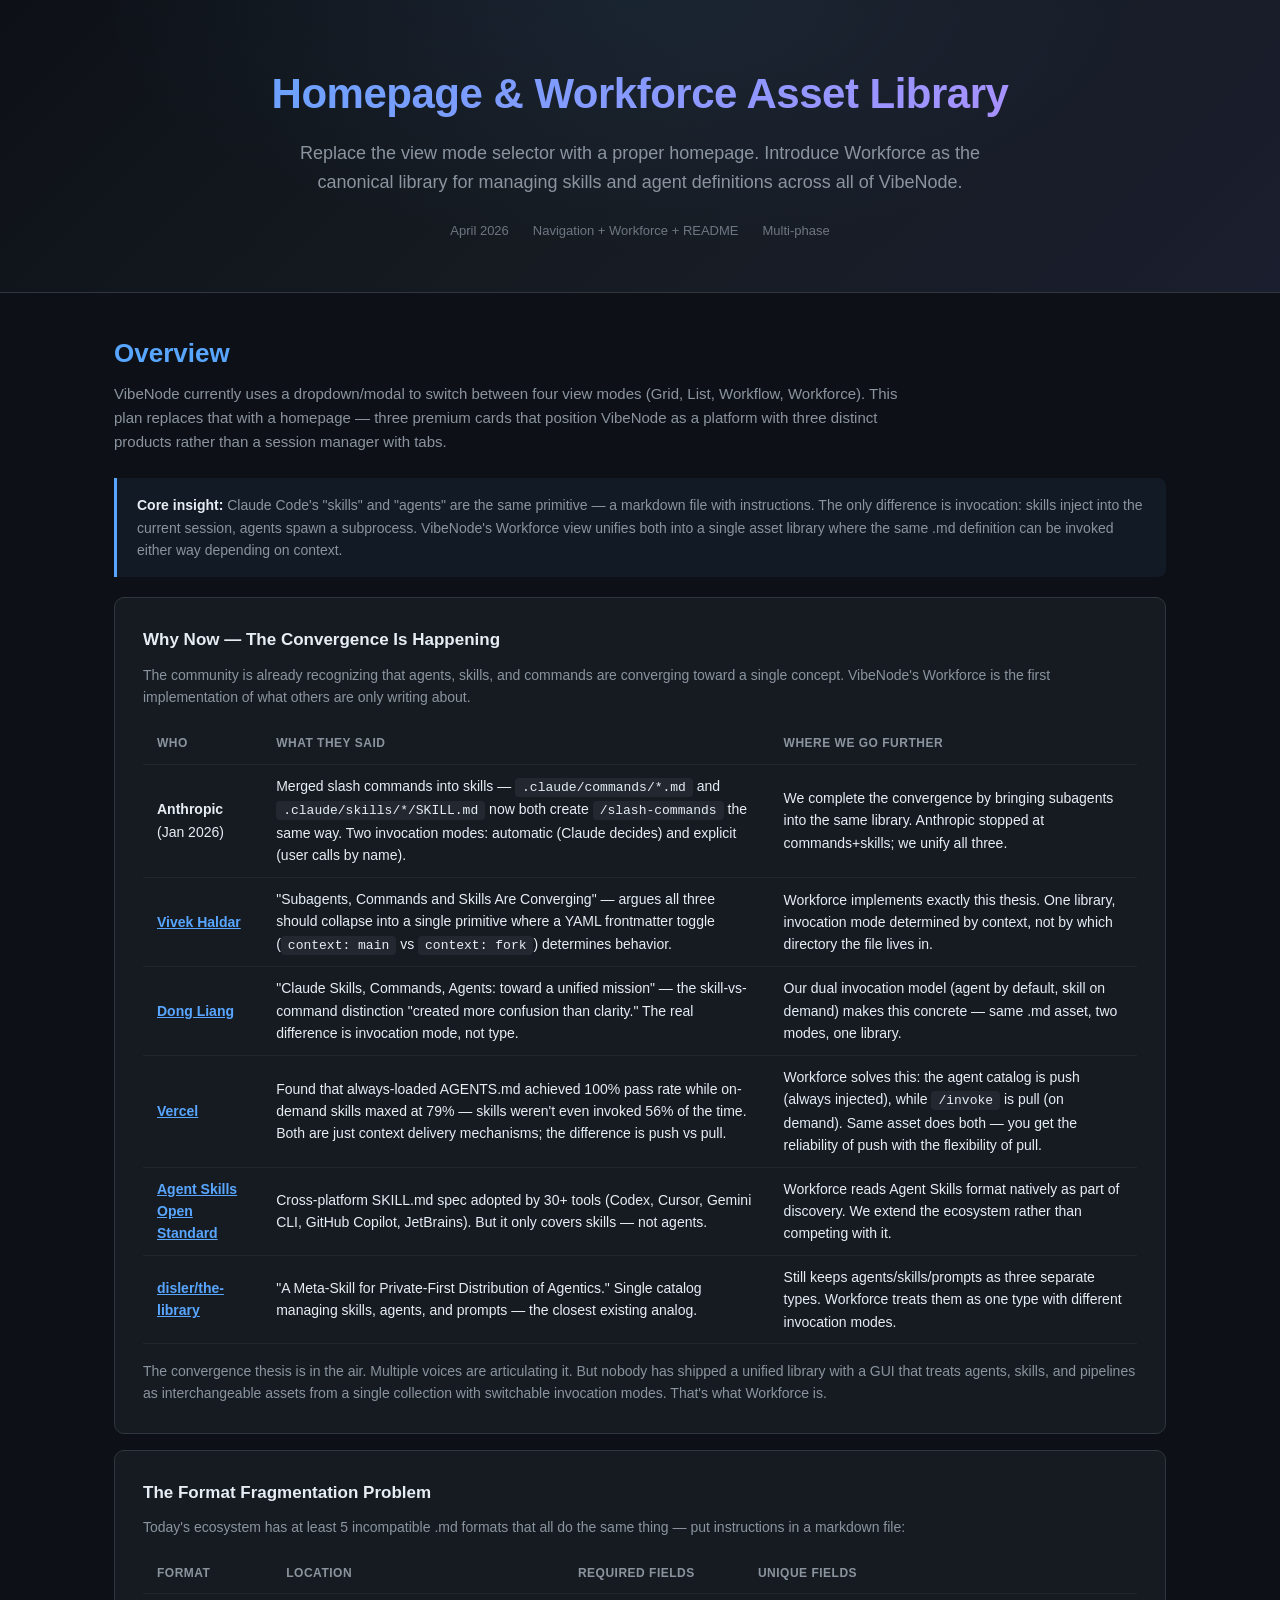
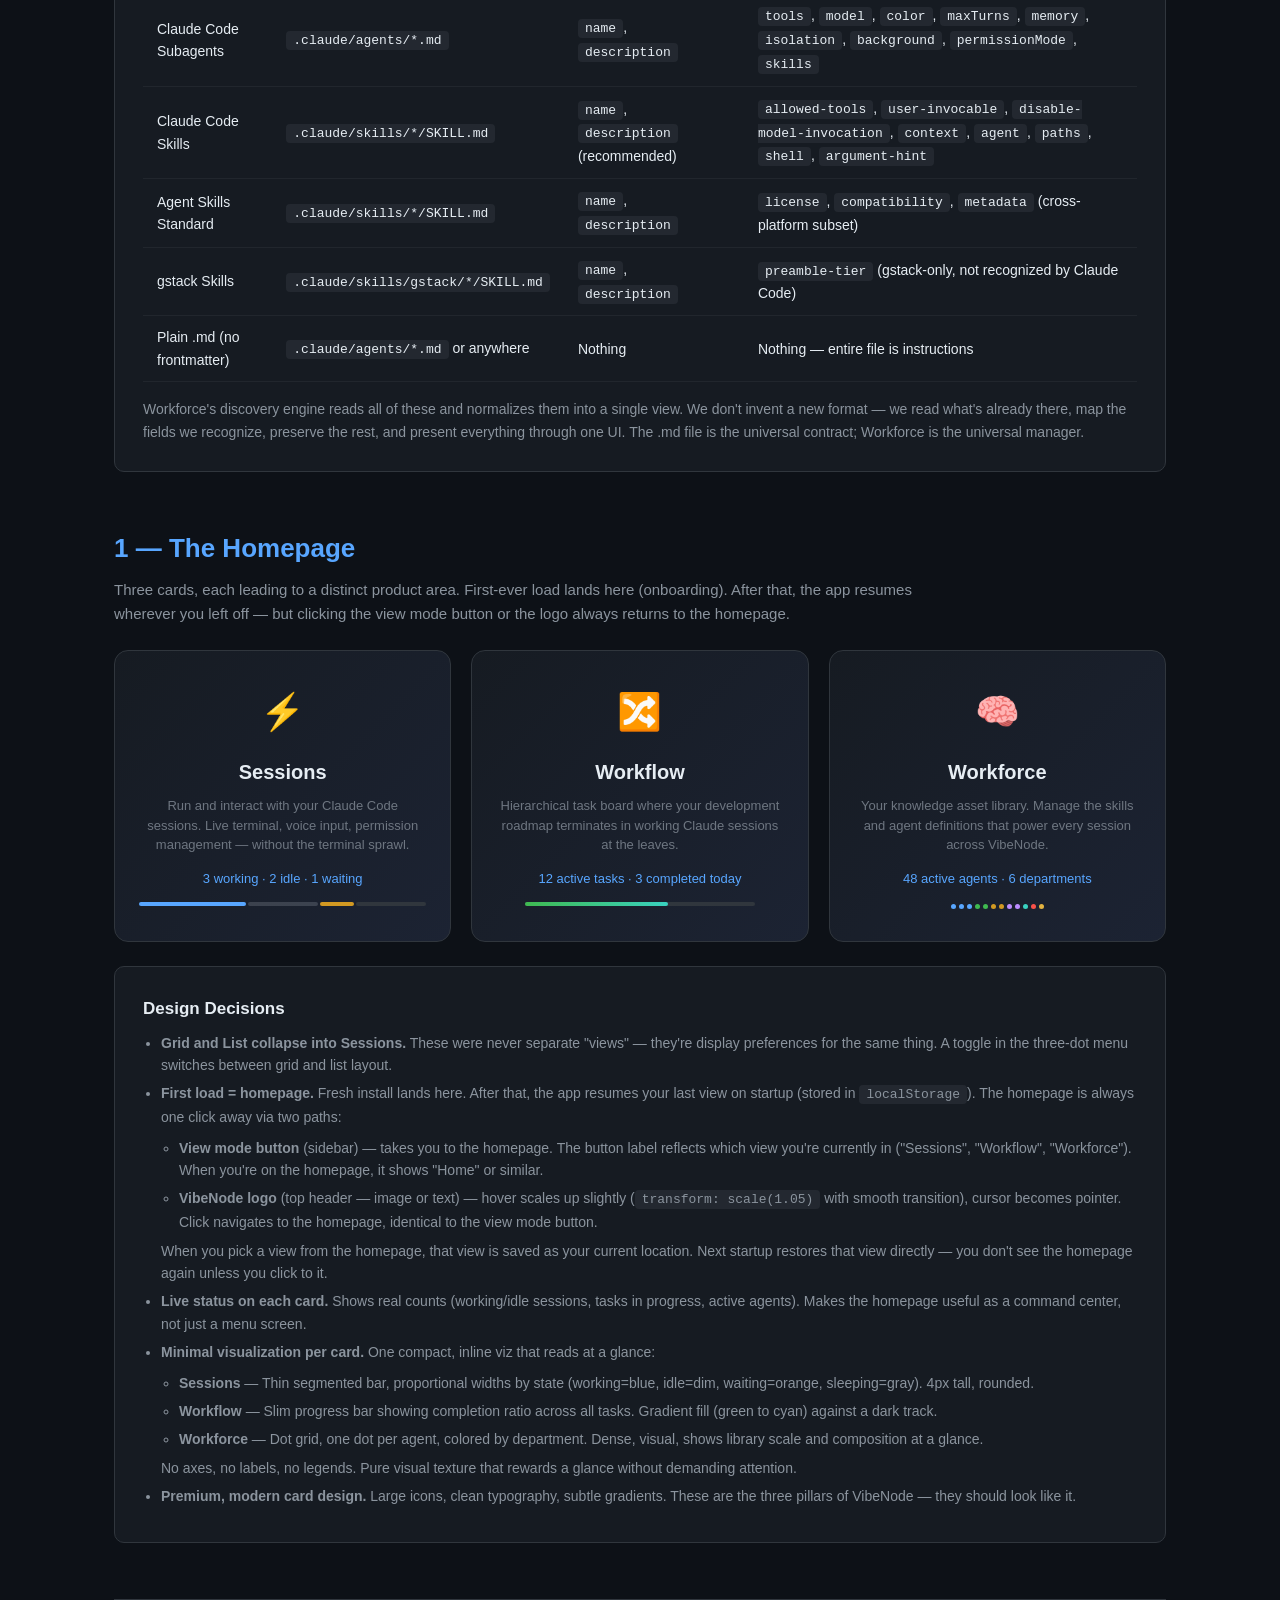
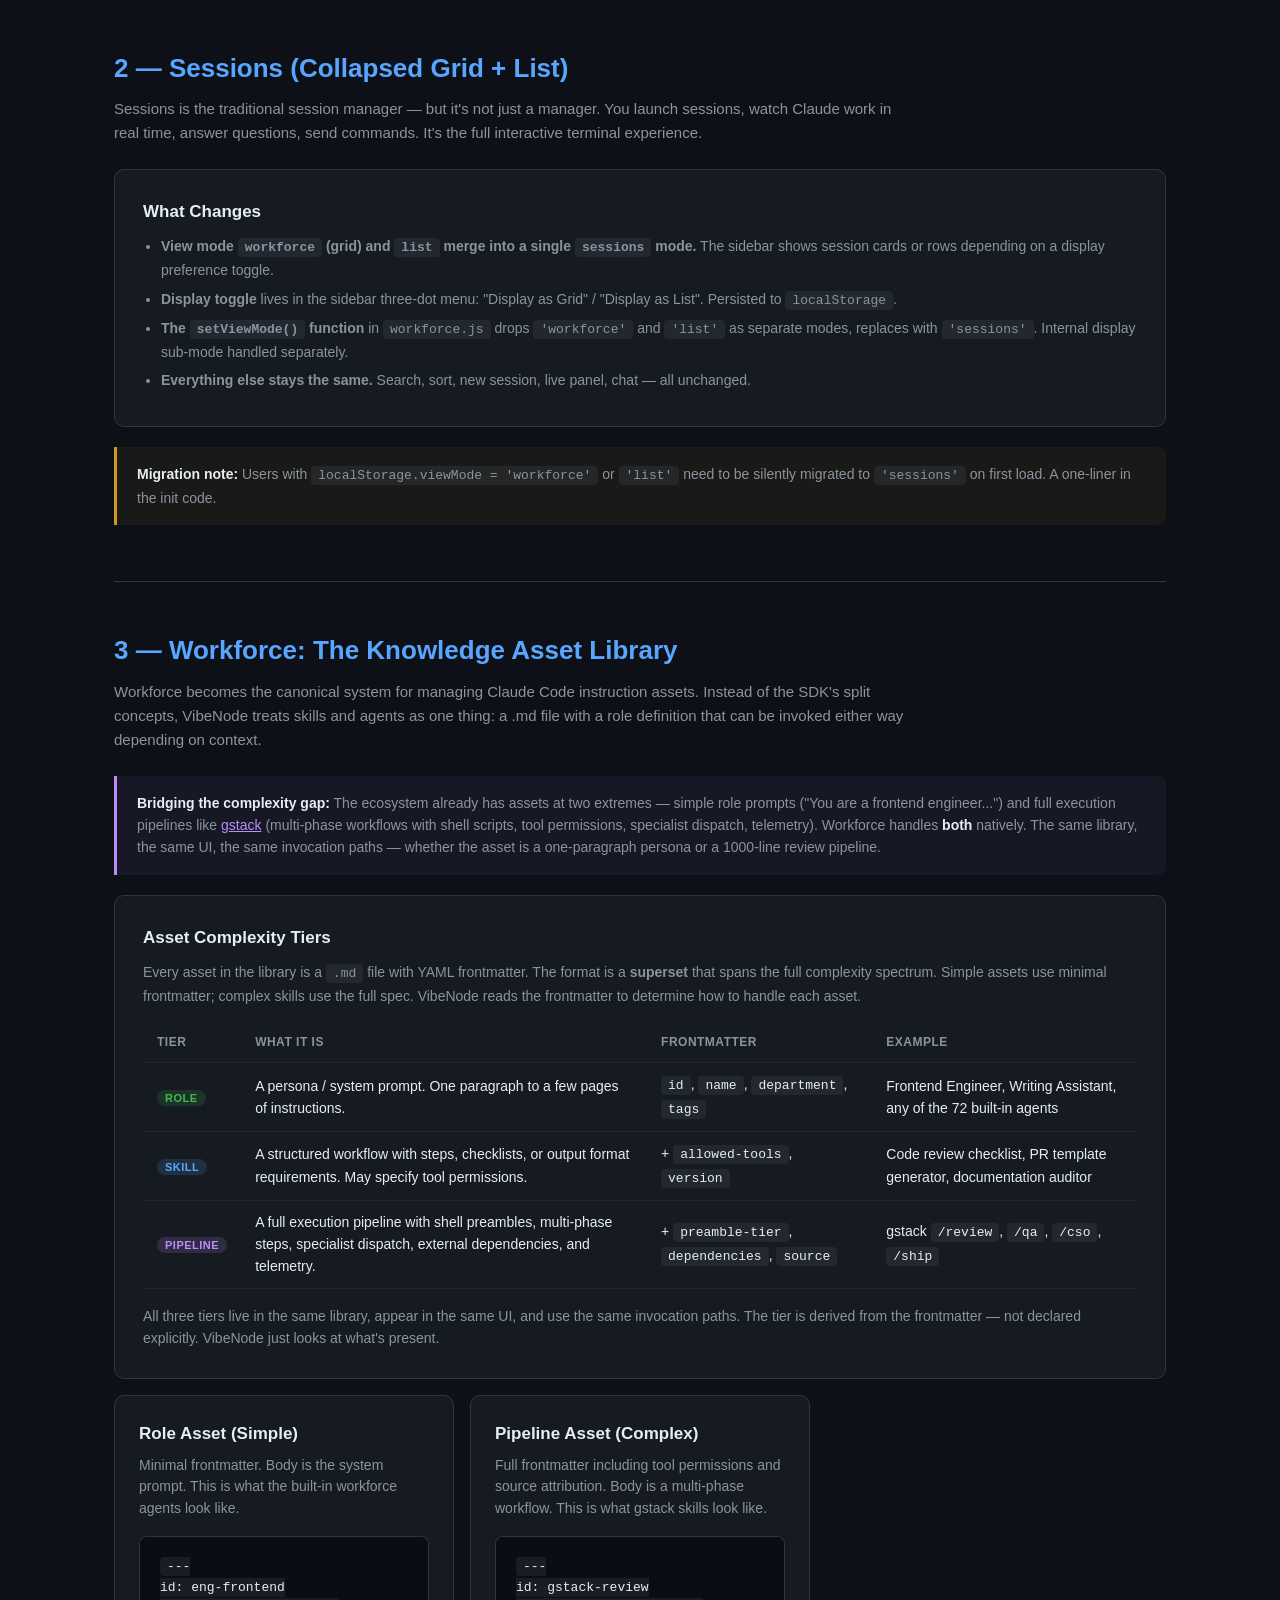
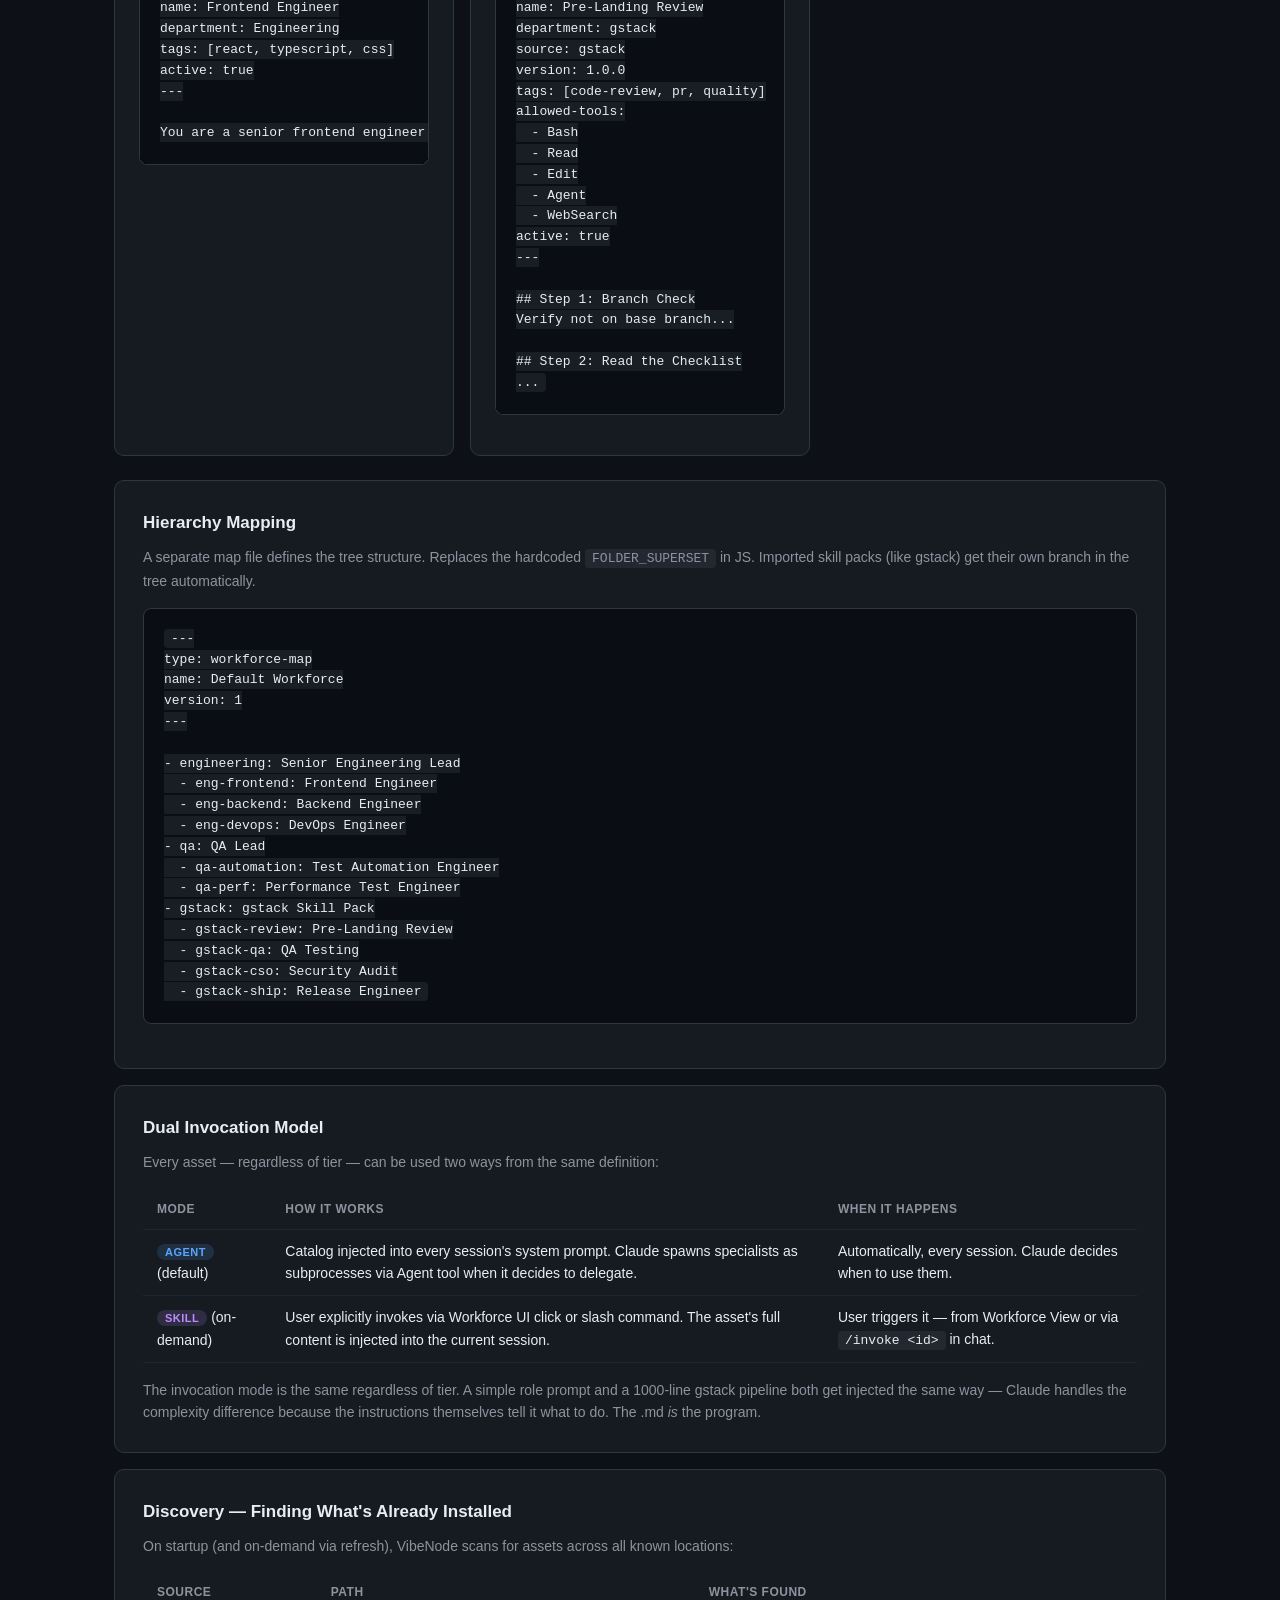
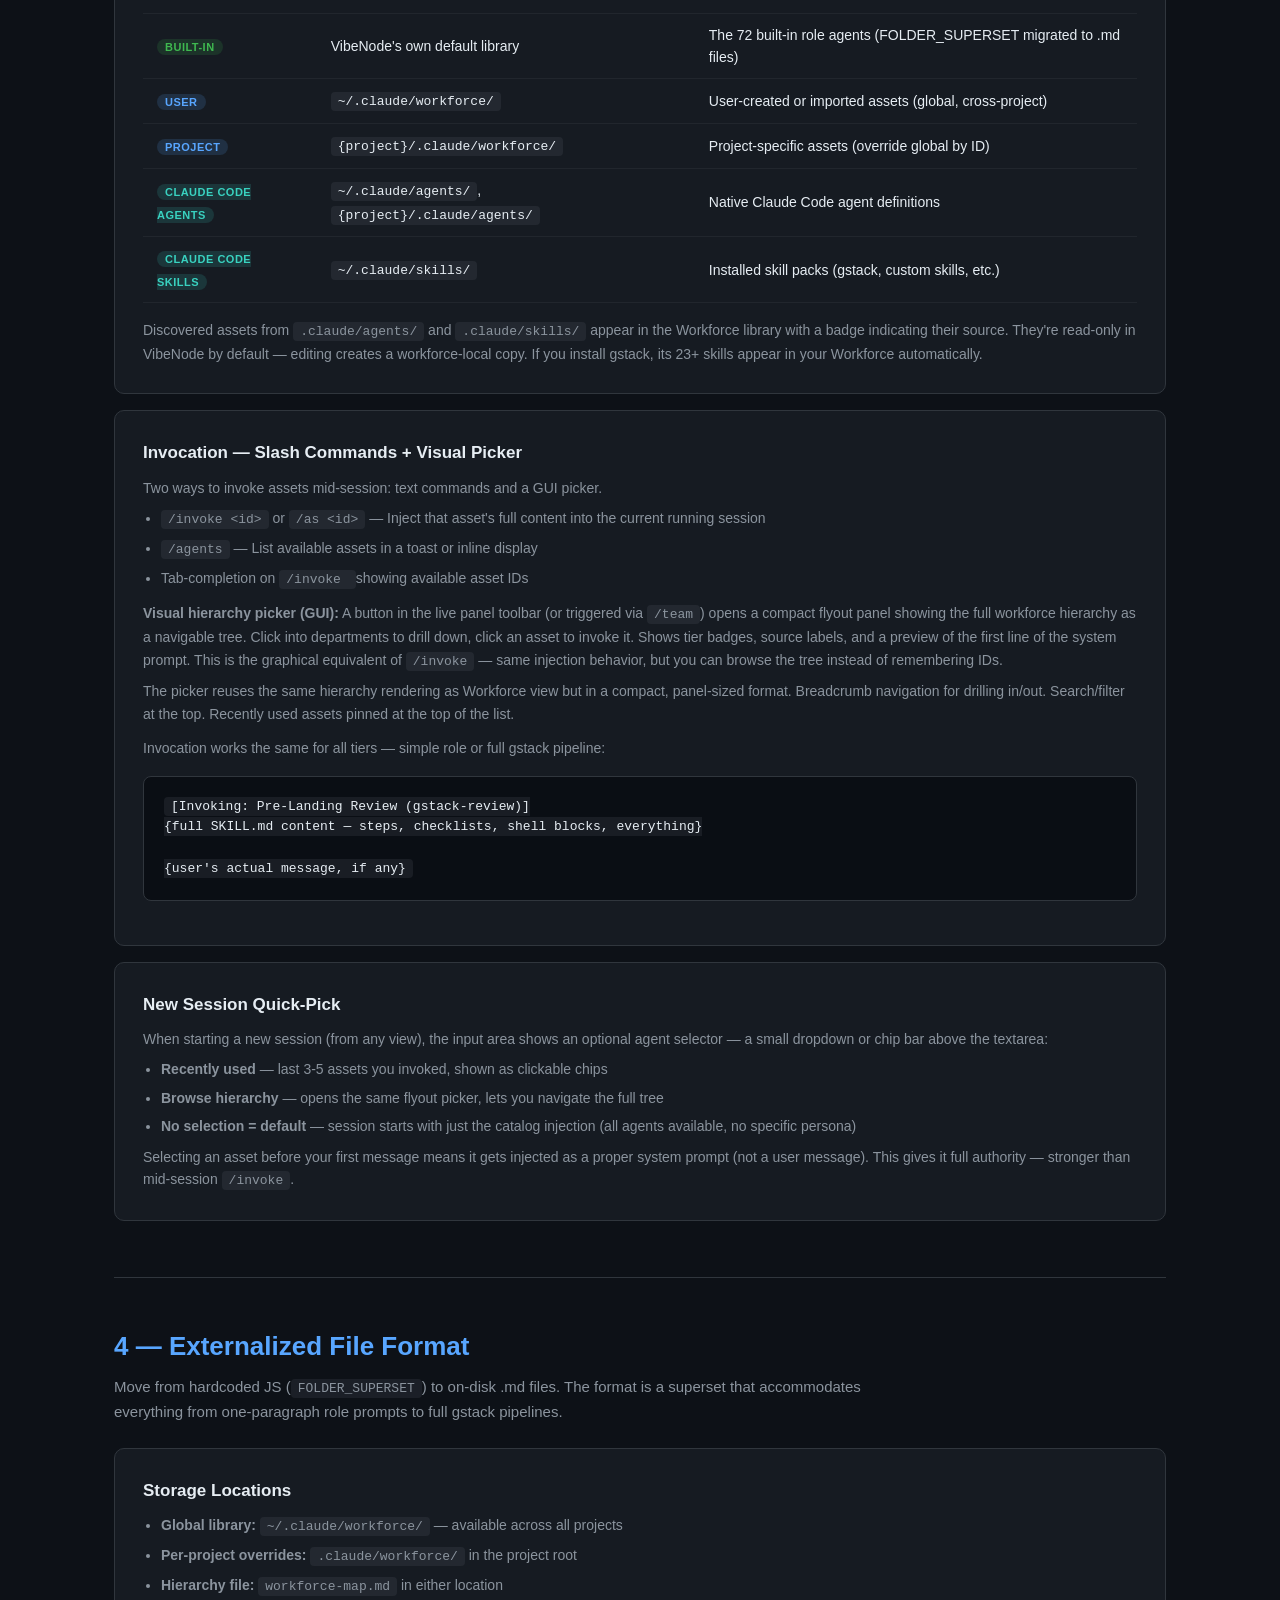
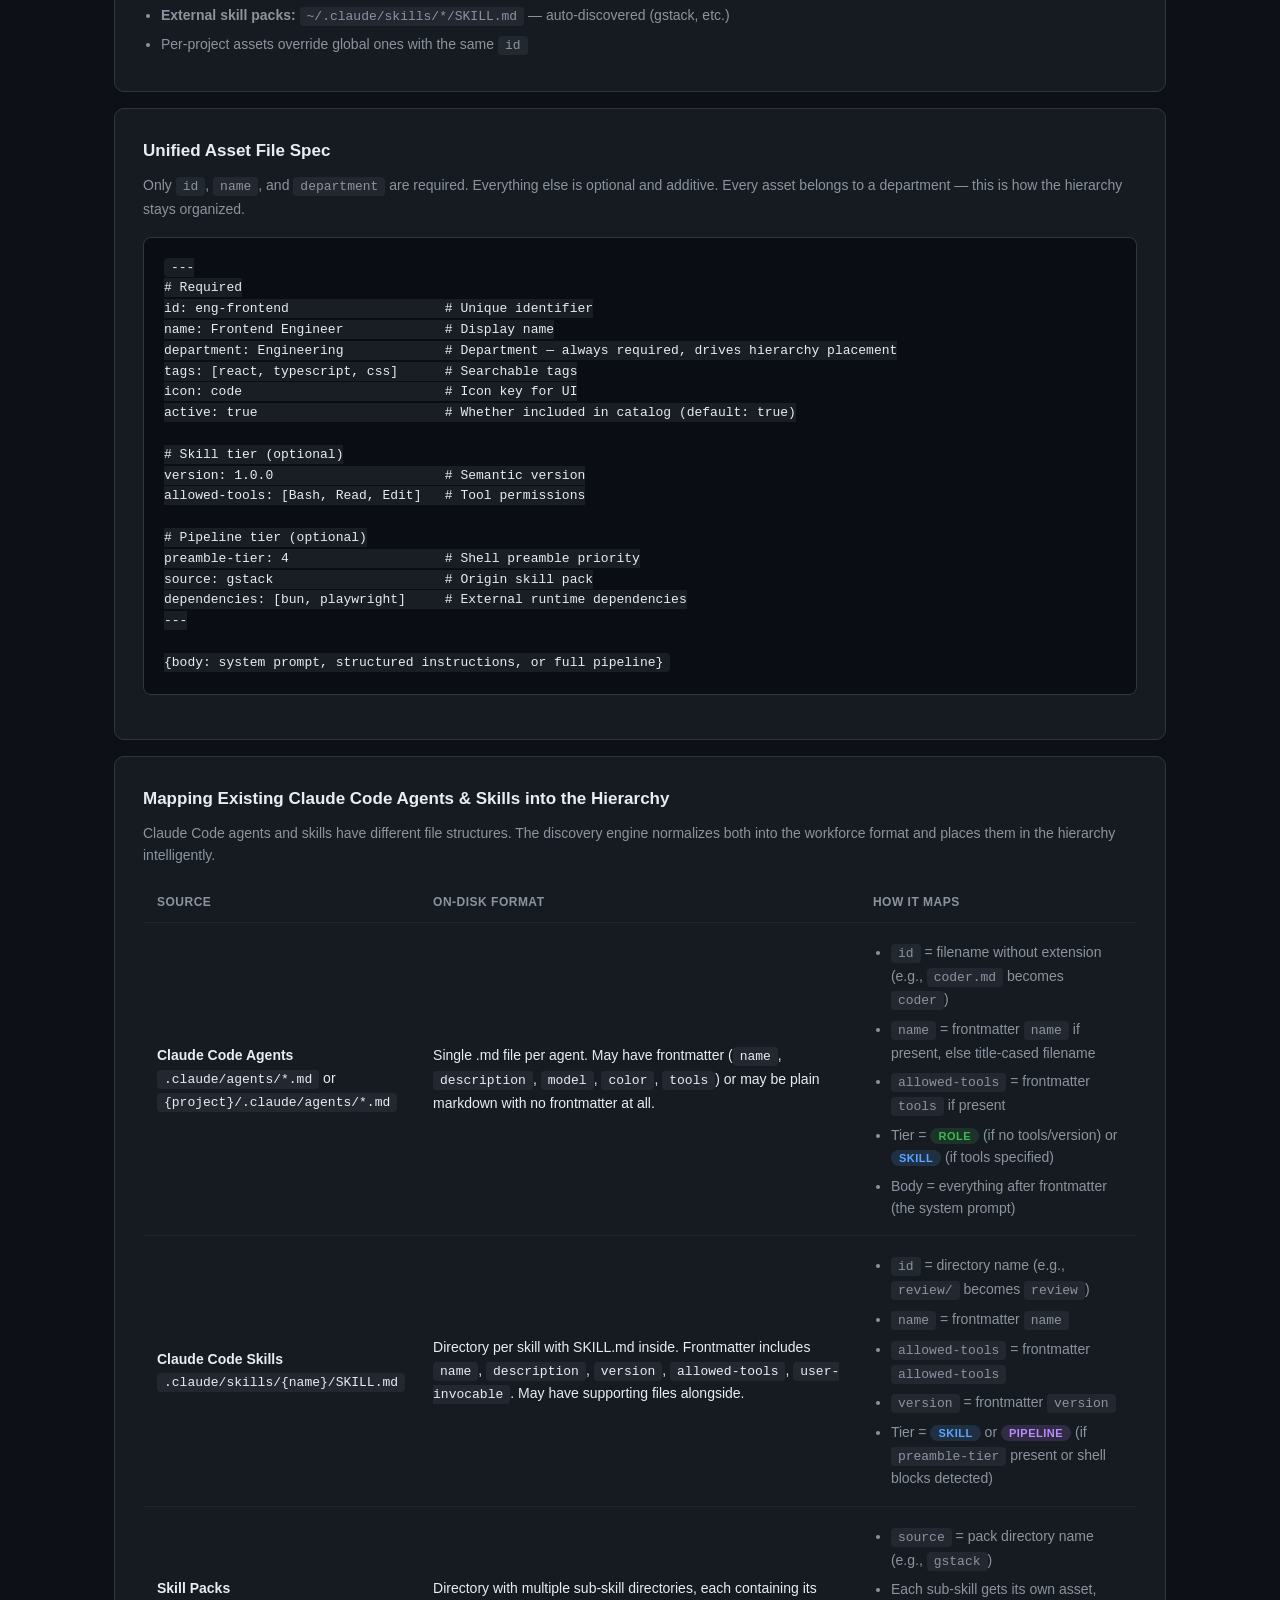
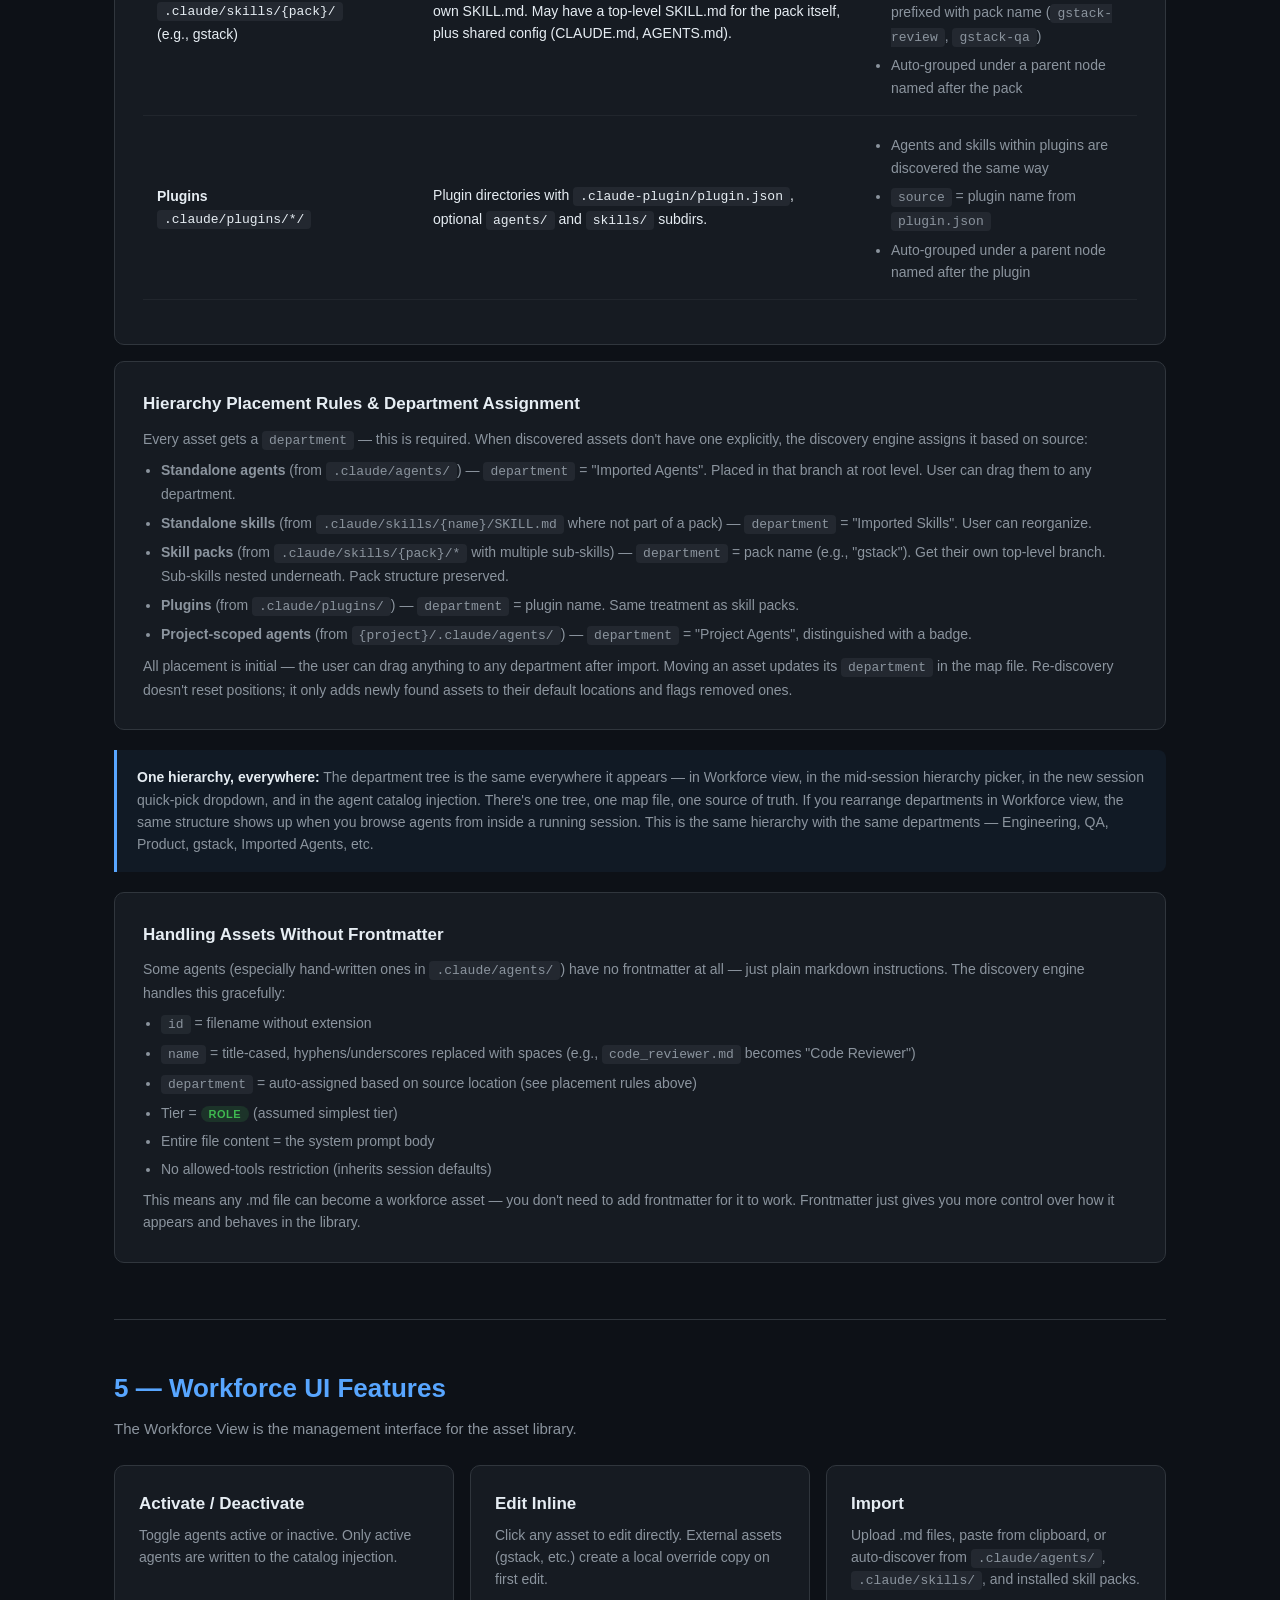
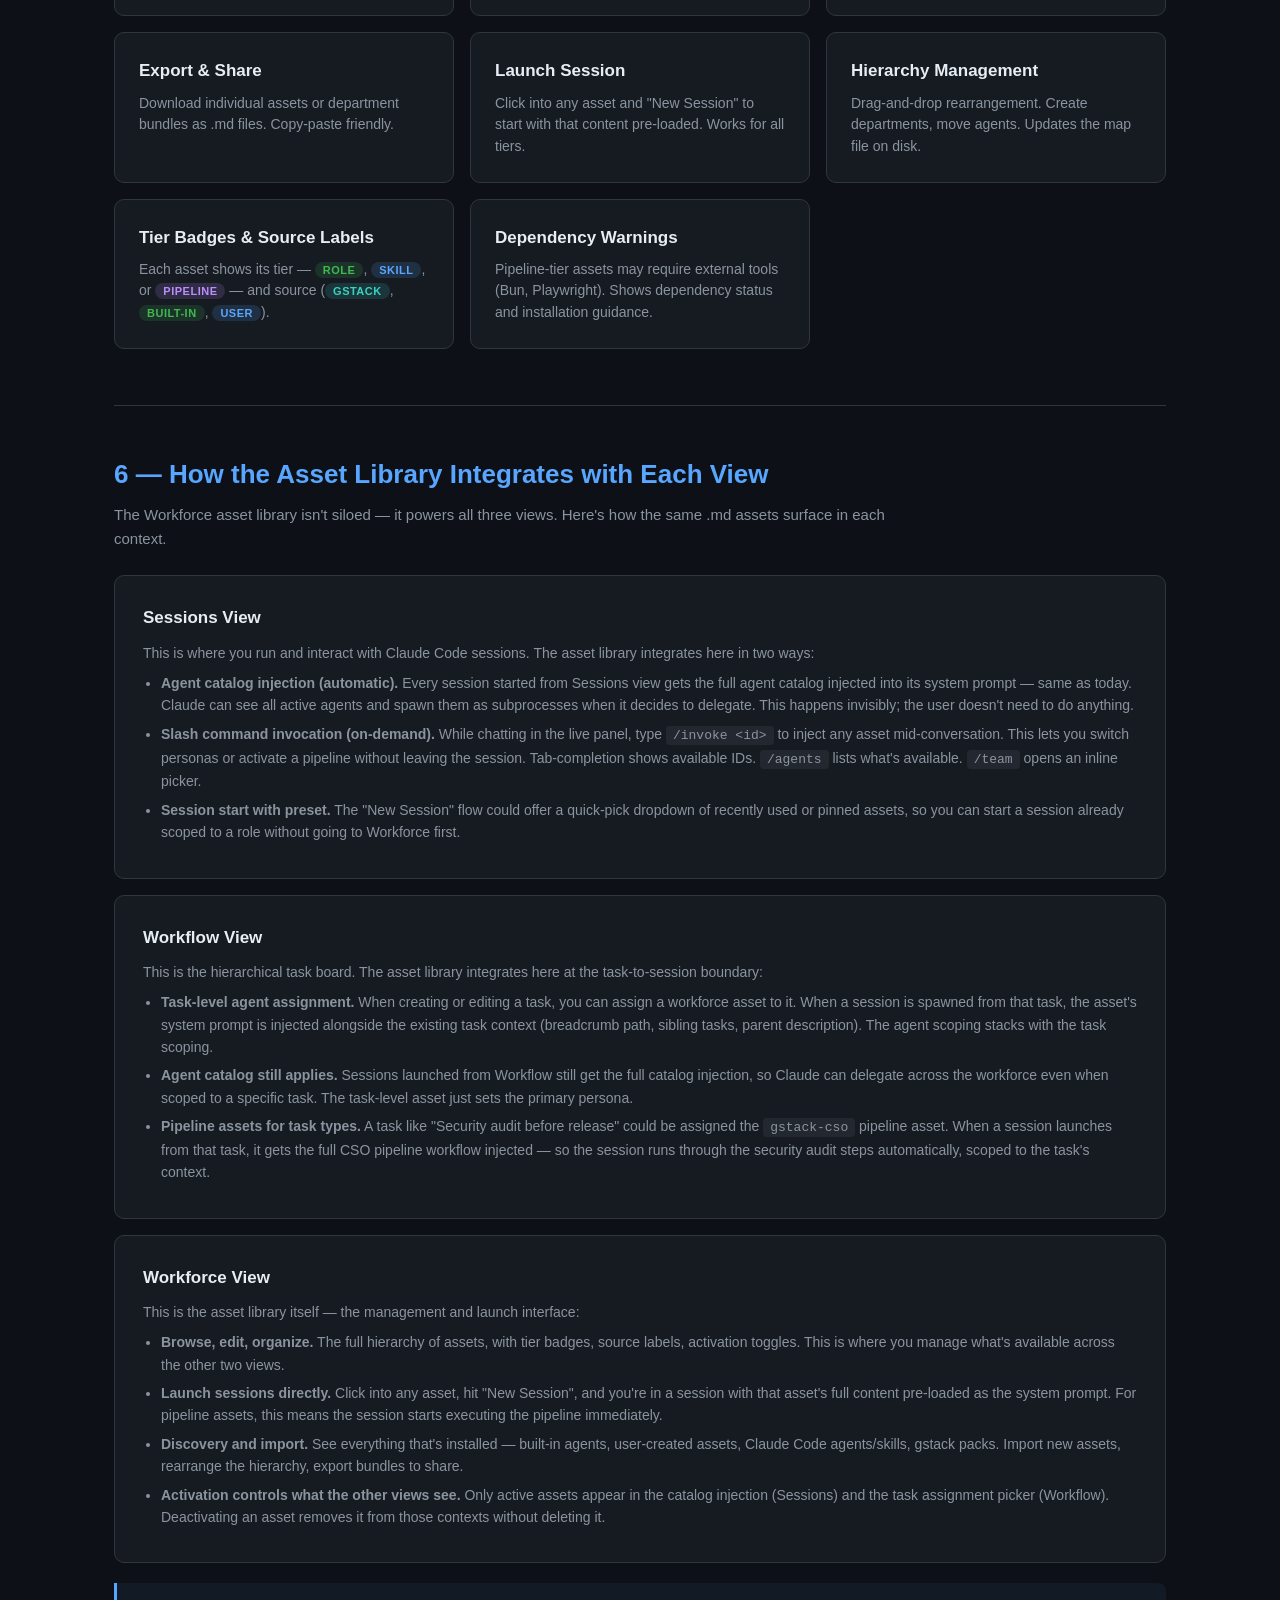
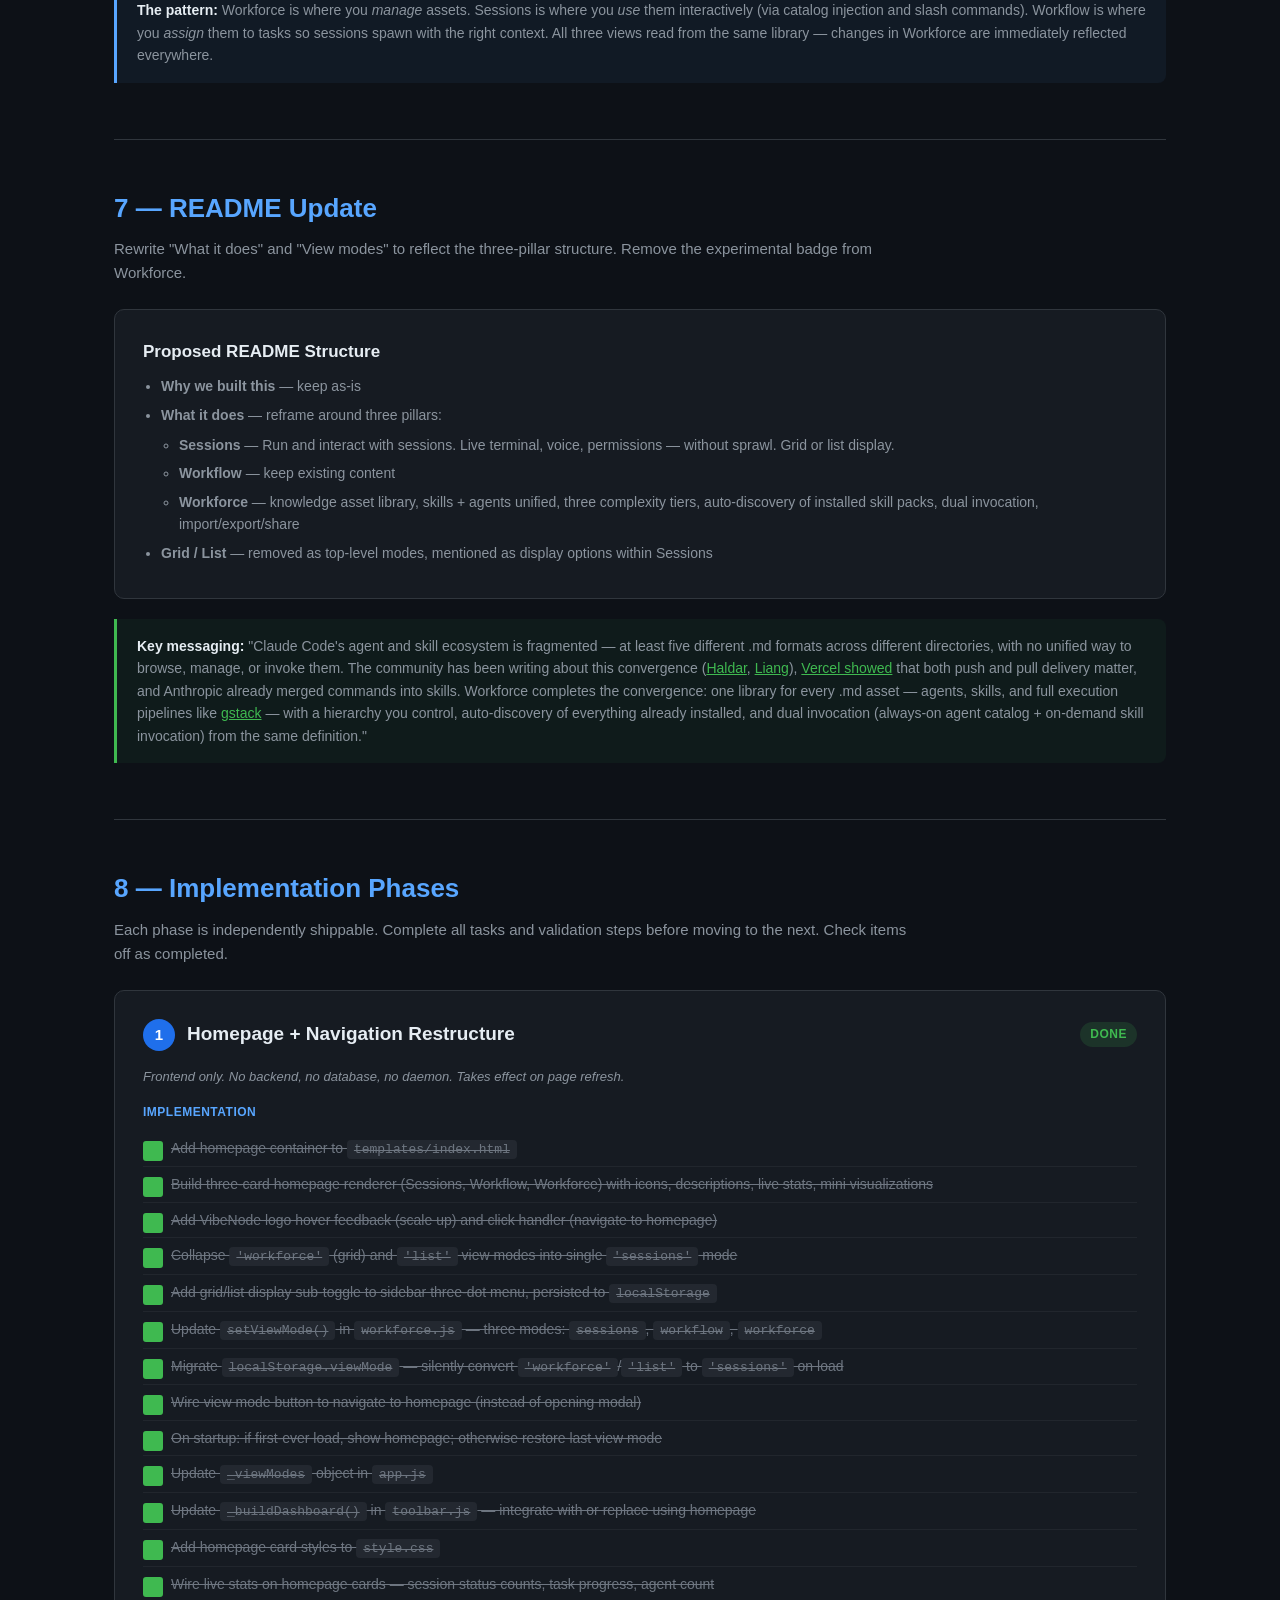
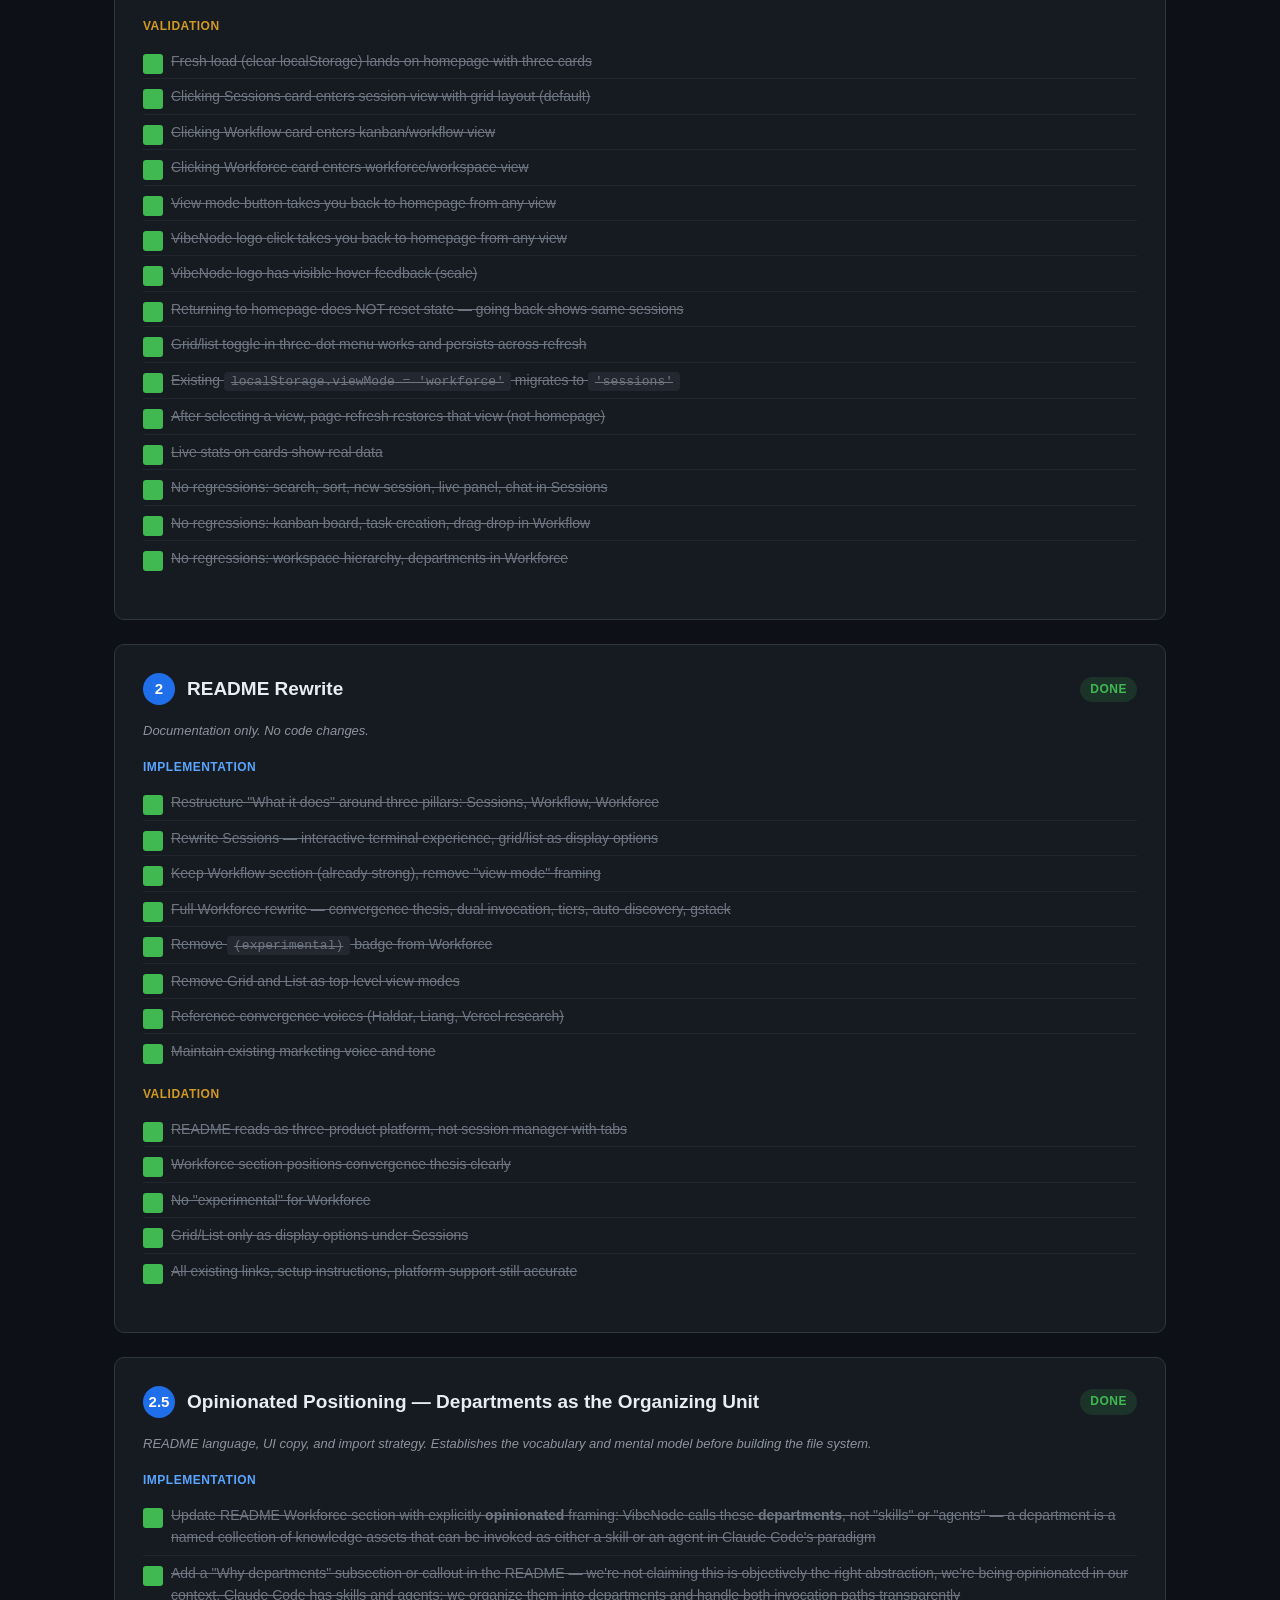
<file: docs/plans/homepage_workforce_plan.html>
<!DOCTYPE html>
<html lang="en">
<head>
<meta charset="UTF-8">
<meta name="viewport" content="width=device-width, initial-scale=1.0">
<title>VibeNode — Homepage & Workforce Asset Library Plan</title>
<style>
  :root {
    --bg: #0d1117; --bg-card: #161b22; --bg-card-hover: #1c2333; --bg-section: #0d1117;
    --border: #30363d; --border-light: #21262d; --text: #e6edf3; --text-muted: #8b949e;
    --text-dim: #6e7681; --accent: #58a6ff; --accent-dim: #1f6feb; --green: #3fb950;
    --green-dim: #238636; --orange: #d29922; --orange-dim: #9e6a03; --red: #f85149;
    --red-dim: #da3633; --purple: #bc8cff; --purple-dim: #8957e5; --cyan: #39d2c0; --yellow: #e3b341;
  }
  * { margin: 0; padding: 0; box-sizing: border-box; }
  body { font-family: -apple-system, BlinkMacSystemFont, 'Segoe UI', Helvetica, Arial, sans-serif; background: var(--bg); color: var(--text); line-height: 1.6; padding: 0; }
  .hero { background: linear-gradient(135deg, #0d1117 0%, #161b22 50%, #1a1e2e 100%); border-bottom: 1px solid var(--border); padding: 60px 40px 50px; text-align: center; position: relative; overflow: hidden; }
  .hero::before { content: ''; position: absolute; top: 0; left: 0; right: 0; bottom: 0; background: radial-gradient(ellipse at 50% 0%, rgba(88,166,255,0.08) 0%, transparent 60%); pointer-events: none; }
  .hero h1 { font-size: 42px; font-weight: 700; letter-spacing: -0.5px; margin-bottom: 12px; background: linear-gradient(135deg, var(--accent), var(--purple)); -webkit-background-clip: text; -webkit-text-fill-color: transparent; }
  .hero .subtitle { font-size: 18px; color: var(--text-muted); max-width: 700px; margin: 0 auto 24px; }
  .hero .meta { display: flex; gap: 24px; justify-content: center; flex-wrap: wrap; }
  .hero .meta span { font-size: 13px; color: var(--text-dim); display: flex; align-items: center; gap: 6px; }
  .container { max-width: 1100px; margin: 0 auto; padding: 40px 24px 80px; }
  section { margin-bottom: 56px; }
  section > h2 { font-size: 26px; font-weight: 600; margin-bottom: 8px; color: var(--accent); display: flex; align-items: center; gap: 10px; }
  section > .section-desc { color: var(--text-muted); font-size: 15px; margin-bottom: 24px; max-width: 800px; }
  .card-grid { display: grid; grid-template-columns: repeat(auto-fill, minmax(320px, 1fr)); gap: 16px; margin-bottom: 24px; }
  .card { background: var(--bg-card); border: 1px solid var(--border); border-radius: 10px; padding: 24px; transition: border-color 0.15s, background 0.15s; }
  .card:hover { background: var(--bg-card-hover); border-color: var(--accent-dim); }
  .card h3 { font-size: 17px; font-weight: 600; margin-bottom: 8px; display: flex; align-items: center; gap: 8px; }
  .card p { font-size: 14px; color: var(--text-muted); line-height: 1.55; }
  .card ul { margin-top: 10px; padding-left: 18px; }
  .card li { font-size: 14px; color: var(--text-muted); margin-bottom: 4px; }
  .card-full { background: var(--bg-card); border: 1px solid var(--border); border-radius: 10px; padding: 28px; margin-bottom: 16px; }
  .card-full h3 { font-size: 17px; font-weight: 600; margin-bottom: 10px; display: flex; align-items: center; gap: 8px; }
  .card-full p, .card-full li { font-size: 14px; color: var(--text-muted); line-height: 1.6; }
  .card-full ul { padding-left: 18px; margin-top: 8px; }
  .card-full li { margin-bottom: 6px; }
  .badge { font-size: 11px; font-weight: 600; padding: 2px 8px; border-radius: 20px; text-transform: uppercase; letter-spacing: 0.5px; }
  .badge-blue { background: rgba(88,166,255,0.15); color: var(--accent); }
  .badge-green { background: rgba(63,185,80,0.15); color: var(--green); }
  .badge-orange { background: rgba(210,153,34,0.15); color: var(--orange); }
  .badge-purple { background: rgba(188,140,255,0.15); color: var(--purple); }
  .badge-red { background: rgba(248,81,73,0.15); color: var(--red); }
  .badge-cyan { background: rgba(57,210,192,0.15); color: var(--cyan); }
  table { width: 100%; border-collapse: collapse; margin: 16px 0; font-size: 14px; }
  th, td { text-align: left; padding: 10px 14px; border-bottom: 1px solid var(--border-light); }
  th { color: var(--text-muted); font-weight: 600; font-size: 12px; text-transform: uppercase; letter-spacing: 0.5px; }
  td { color: var(--text); }
  tr:hover td { background: rgba(88,166,255,0.03); }
  code { background: rgba(110,118,129,0.15); padding: 2px 7px; border-radius: 4px; font-size: 13px; font-family: 'SF Mono', 'Fira Code', 'Consolas', monospace; }
  pre { background: #0a0e14; border: 1px solid var(--border); border-radius: 8px; padding: 20px; overflow-x: auto; margin: 16px 0; font-size: 13px; line-height: 1.6; }
  .callout { background: rgba(88,166,255,0.06); border-left: 3px solid var(--accent); border-radius: 0 8px 8px 0; padding: 16px 20px; margin: 20px 0; font-size: 14px; color: var(--text-muted); }
  .callout strong { color: var(--text); }
  .callout-orange { background: rgba(210,153,34,0.06); border-left-color: var(--orange); }
  .callout-green { background: rgba(63,185,80,0.06); border-left-color: var(--green); }
  .callout-purple { background: rgba(188,140,255,0.06); border-left-color: var(--purple); }
  .callout-red { background: rgba(248,81,73,0.06); border-left-color: var(--red); }
  .steps { counter-reset: step; list-style: none; padding: 0; }
  .steps li { counter-increment: step; position: relative; padding-left: 48px; margin-bottom: 20px; font-size: 14px; color: var(--text-muted); line-height: 1.6; }
  .steps li::before { content: counter(step); position: absolute; left: 0; top: 0; width: 30px; height: 30px; border-radius: 50%; background: var(--accent-dim); color: white; font-size: 14px; font-weight: 600; display: flex; align-items: center; justify-content: center; }
  .steps li strong { color: var(--text); }
  hr { border: none; border-top: 1px solid var(--border); margin: 48px 0; }
  .homepage-preview { display: grid; grid-template-columns: repeat(3, 1fr); gap: 20px; margin: 24px 0; }
  .homepage-card { background: linear-gradient(135deg, var(--bg-card) 0%, var(--bg-card-hover) 100%); border: 1px solid var(--border); border-radius: 14px; padding: 32px 24px; text-align: center; transition: border-color 0.2s, transform 0.15s; }
  .homepage-card:hover { border-color: var(--accent-dim); transform: translateY(-2px); }
  .homepage-card .card-icon { font-size: 36px; margin-bottom: 16px; display: block; }
  .homepage-card h3 { font-size: 20px; font-weight: 600; margin-bottom: 8px; justify-content: center; }
  .homepage-card p { font-size: 13px; color: var(--text-dim); line-height: 1.5; }
  .homepage-card .live-stat { margin-top: 14px; font-size: 13px; color: var(--accent); font-weight: 500; }
  .homepage-card .mini-viz { margin-top: 10px; height: 8px; display: flex; align-items: center; justify-content: center; }
</style>
</head>
<body>

<div class="hero">
  <h1>Homepage &amp; Workforce Asset Library</h1>
  <div class="subtitle">Replace the view mode selector with a proper homepage. Introduce Workforce as the canonical library for managing skills and agent definitions across all of VibeNode.</div>
  <div class="meta"><span>April 2026</span><span>Navigation + Workforce + README</span><span>Multi-phase</span></div>
</div>

<div class="container">

<!-- ═══════════════ OVERVIEW ═══════════════ -->
<section>
  <h2>Overview</h2>
  <p class="section-desc">VibeNode currently uses a dropdown/modal to switch between four view modes (Grid, List, Workflow, Workforce). This plan replaces that with a homepage — three premium cards that position VibeNode as a platform with three distinct products rather than a session manager with tabs.</p>
  <div class="callout"><strong>Core insight:</strong> Claude Code's "skills" and "agents" are the same primitive — a markdown file with instructions. The only difference is invocation: skills inject into the current session, agents spawn a subprocess. VibeNode's Workforce view unifies both into a single asset library where the same .md definition can be invoked either way depending on context.</div>

  <div class="card-full">
    <h3>Why Now — The Convergence Is Happening</h3>
    <p>The community is already recognizing that agents, skills, and commands are converging toward a single concept. VibeNode's Workforce is the first implementation of what others are only writing about.</p>
    <table>
      <tr><th>Who</th><th>What They Said</th><th>Where We Go Further</th></tr>
      <tr>
        <td><strong>Anthropic</strong> (Jan 2026)</td>
        <td>Merged slash commands into skills — <code>.claude/commands/*.md</code> and <code>.claude/skills/*/SKILL.md</code> now both create <code>/slash-commands</code> the same way. Two invocation modes: automatic (Claude decides) and explicit (user calls by name).</td>
        <td>We complete the convergence by bringing subagents into the same library. Anthropic stopped at commands+skills; we unify all three.</td>
      </tr>
      <tr>
        <td><strong><a href="https://vivekhaldar.com/articles/claude-code-subagents-commands-skills-converging/" style="color:var(--accent)">Vivek Haldar</a></strong></td>
        <td>"Subagents, Commands and Skills Are Converging" — argues all three should collapse into a single primitive where a YAML frontmatter toggle (<code>context: main</code> vs <code>context: fork</code>) determines behavior.</td>
        <td>Workforce implements exactly this thesis. One library, invocation mode determined by context, not by which directory the file lives in.</td>
      </tr>
      <tr>
        <td><strong><a href="https://dongliang.medium.com/claude-skills-commands-agents-toward-a-unified-mission-29b87e385729" style="color:var(--accent)">Dong Liang</a></strong></td>
        <td>"Claude Skills, Commands, Agents: toward a unified mission" — the skill-vs-command distinction "created more confusion than clarity." The real difference is invocation mode, not type.</td>
        <td>Our dual invocation model (agent by default, skill on demand) makes this concrete — same .md asset, two modes, one library.</td>
      </tr>
      <tr>
        <td><strong><a href="https://vercel.com/blog/agents-md-outperforms-skills-in-our-agent-evals" style="color:var(--accent)">Vercel</a></strong></td>
        <td>Found that always-loaded AGENTS.md achieved 100% pass rate while on-demand skills maxed at 79% — skills weren't even invoked 56% of the time. Both are just context delivery mechanisms; the difference is push vs pull.</td>
        <td>Workforce solves this: the agent catalog is push (always injected), while <code>/invoke</code> is pull (on demand). Same asset does both — you get the reliability of push with the flexibility of pull.</td>
      </tr>
      <tr>
        <td><strong><a href="https://agentskills.io" style="color:var(--accent)">Agent Skills Open Standard</a></strong></td>
        <td>Cross-platform SKILL.md spec adopted by 30+ tools (Codex, Cursor, Gemini CLI, GitHub Copilot, JetBrains). But it only covers skills — not agents.</td>
        <td>Workforce reads Agent Skills format natively as part of discovery. We extend the ecosystem rather than competing with it.</td>
      </tr>
      <tr>
        <td><strong><a href="https://github.com/disler/the-library" style="color:var(--accent)">disler/the-library</a></strong></td>
        <td>"A Meta-Skill for Private-First Distribution of Agentics." Single catalog managing skills, agents, and prompts — the closest existing analog.</td>
        <td>Still keeps agents/skills/prompts as three separate types. Workforce treats them as one type with different invocation modes.</td>
      </tr>
    </table>
    <p style="margin-top:16px;color:var(--text-muted);font-size:14px;">The convergence thesis is in the air. Multiple voices are articulating it. But nobody has shipped a unified library with a GUI that treats agents, skills, and pipelines as interchangeable assets from a single collection with switchable invocation modes. That's what Workforce is.</p>
  </div>

  <div class="card-full">
    <h3>The Format Fragmentation Problem</h3>
    <p>Today's ecosystem has at least 5 incompatible .md formats that all do the same thing — put instructions in a markdown file:</p>
    <table>
      <tr><th>Format</th><th>Location</th><th>Required Fields</th><th>Unique Fields</th></tr>
      <tr>
        <td>Claude Code Subagents</td>
        <td><code>.claude/agents/*.md</code></td>
        <td><code>name</code>, <code>description</code></td>
        <td><code>tools</code>, <code>model</code>, <code>color</code>, <code>maxTurns</code>, <code>memory</code>, <code>isolation</code>, <code>background</code>, <code>permissionMode</code>, <code>skills</code></td>
      </tr>
      <tr>
        <td>Claude Code Skills</td>
        <td><code>.claude/skills/*/SKILL.md</code></td>
        <td><code>name</code>, <code>description</code> (recommended)</td>
        <td><code>allowed-tools</code>, <code>user-invocable</code>, <code>disable-model-invocation</code>, <code>context</code>, <code>agent</code>, <code>paths</code>, <code>shell</code>, <code>argument-hint</code></td>
      </tr>
      <tr>
        <td>Agent Skills Standard</td>
        <td><code>.claude/skills/*/SKILL.md</code></td>
        <td><code>name</code>, <code>description</code></td>
        <td><code>license</code>, <code>compatibility</code>, <code>metadata</code> (cross-platform subset)</td>
      </tr>
      <tr>
        <td>gstack Skills</td>
        <td><code>.claude/skills/gstack/*/SKILL.md</code></td>
        <td><code>name</code>, <code>description</code></td>
        <td><code>preamble-tier</code> (gstack-only, not recognized by Claude Code)</td>
      </tr>
      <tr>
        <td>Plain .md (no frontmatter)</td>
        <td><code>.claude/agents/*.md</code> or anywhere</td>
        <td>Nothing</td>
        <td>Nothing — entire file is instructions</td>
      </tr>
    </table>
    <p style="margin-top:12px;color:var(--text-muted);font-size:14px;">Workforce's discovery engine reads all of these and normalizes them into a single view. We don't invent a new format — we read what's already there, map the fields we recognize, preserve the rest, and present everything through one UI. The .md file is the universal contract; Workforce is the universal manager.</p>
  </div>
</section>

<!-- ═══════════════ THE HOMEPAGE ═══════════════ -->
<section>
  <h2>1 — The Homepage</h2>
  <p class="section-desc">Three cards, each leading to a distinct product area. First-ever load lands here (onboarding). After that, the app resumes wherever you left off — but clicking the view mode button or the logo always returns to the homepage.</p>

  <div class="homepage-preview">
    <div class="homepage-card">
      <span class="card-icon">&#9889;</span>
      <h3>Sessions</h3>
      <p>Run and interact with your Claude Code sessions. Live terminal, voice input, permission management — without the terminal sprawl.</p>
      <div class="live-stat">3 working &middot; 2 idle &middot; 1 waiting</div>
      <div class="mini-viz" style="gap:2px;"><div style="width:38%;height:4px;border-radius:2px;background:var(--accent);"></div><div style="width:25%;height:4px;border-radius:2px;background:var(--text-dim);opacity:0.4;"></div><div style="width:12%;height:4px;border-radius:2px;background:var(--orange);"></div><div style="width:25%;height:4px;border-radius:2px;background:var(--border);"></div></div>
    </div>
    <div class="homepage-card">
      <span class="card-icon">&#128256;</span>
      <h3>Workflow</h3>
      <p>Hierarchical task board where your development roadmap terminates in working Claude sessions at the leaves.</p>
      <div class="live-stat">12 active tasks &middot; 3 completed today</div>
      <div class="mini-viz"><div style="width:80%;height:4px;border-radius:2px;background:var(--border);"><div style="width:62%;height:100%;border-radius:2px;background:linear-gradient(90deg,var(--green),var(--cyan));"></div></div></div>
    </div>
    <div class="homepage-card">
      <span class="card-icon">&#129504;</span>
      <h3>Workforce</h3>
      <p>Your knowledge asset library. Manage the skills and agent definitions that power every session across VibeNode.</p>
      <div class="live-stat">48 active agents &middot; 6 departments</div>
      <div class="mini-viz" style="gap:3px;flex-wrap:wrap;height:auto;padding:4px 16px 0;"><div style="width:5px;height:5px;border-radius:50%;background:var(--accent);"></div><div style="width:5px;height:5px;border-radius:50%;background:var(--accent);"></div><div style="width:5px;height:5px;border-radius:50%;background:var(--accent);"></div><div style="width:5px;height:5px;border-radius:50%;background:var(--green);"></div><div style="width:5px;height:5px;border-radius:50%;background:var(--green);"></div><div style="width:5px;height:5px;border-radius:50%;background:var(--orange);"></div><div style="width:5px;height:5px;border-radius:50%;background:var(--orange);"></div><div style="width:5px;height:5px;border-radius:50%;background:var(--purple);"></div><div style="width:5px;height:5px;border-radius:50%;background:var(--purple);"></div><div style="width:5px;height:5px;border-radius:50%;background:var(--cyan);"></div><div style="width:5px;height:5px;border-radius:50%;background:var(--red);"></div><div style="width:5px;height:5px;border-radius:50%;background:var(--yellow);"></div></div>
    </div>
  </div>

  <div class="card-full">
    <h3>Design Decisions</h3>
    <ul>
      <li><strong>Grid and List collapse into Sessions.</strong> These were never separate "views" — they're display preferences for the same thing. A toggle in the three-dot menu switches between grid and list layout.</li>
      <li><strong>First load = homepage.</strong> Fresh install lands here. After that, the app resumes your last view on startup (stored in <code>localStorage</code>). The homepage is always one click away via two paths:
        <ul>
          <li><strong>View mode button</strong> (sidebar) — takes you to the homepage. The button label reflects which view you're currently in ("Sessions", "Workflow", "Workforce"). When you're on the homepage, it shows "Home" or similar.</li>
          <li><strong>VibeNode logo</strong> (top header — image or text) — hover scales up slightly (<code>transform: scale(1.05)</code> with smooth transition), cursor becomes pointer. Click navigates to the homepage, identical to the view mode button.</li>
        </ul>
        When you pick a view from the homepage, that view is saved as your current location. Next startup restores that view directly — you don't see the homepage again unless you click to it.
      </li>
      <li><strong>Live status on each card.</strong> Shows real counts (working/idle sessions, tasks in progress, active agents). Makes the homepage useful as a command center, not just a menu screen.</li>
      <li><strong>Minimal visualization per card.</strong> One compact, inline viz that reads at a glance:
        <ul>
          <li><strong>Sessions</strong> — Thin segmented bar, proportional widths by state (working=blue, idle=dim, waiting=orange, sleeping=gray). 4px tall, rounded.</li>
          <li><strong>Workflow</strong> — Slim progress bar showing completion ratio across all tasks. Gradient fill (green to cyan) against a dark track.</li>
          <li><strong>Workforce</strong> — Dot grid, one dot per agent, colored by department. Dense, visual, shows library scale and composition at a glance.</li>
        </ul>
        No axes, no labels, no legends. Pure visual texture that rewards a glance without demanding attention.
      </li>
      <li><strong>Premium, modern card design.</strong> Large icons, clean typography, subtle gradients. These are the three pillars of VibeNode — they should look like it.</li>
    </ul>
  </div>
</section>

<hr>

<!-- ═══════════════ SESSIONS ═══════════════ -->
<section>
  <h2>2 — Sessions (Collapsed Grid + List)</h2>
  <p class="section-desc">Sessions is the traditional session manager — but it's not just a manager. You launch sessions, watch Claude work in real time, answer questions, send commands. It's the full interactive terminal experience.</p>
  <div class="card-full">
    <h3>What Changes</h3>
    <ul>
      <li><strong>View mode <code>workforce</code> (grid) and <code>list</code> merge into a single <code>sessions</code> mode.</strong> The sidebar shows session cards or rows depending on a display preference toggle.</li>
      <li><strong>Display toggle</strong> lives in the sidebar three-dot menu: "Display as Grid" / "Display as List". Persisted to <code>localStorage</code>.</li>
      <li><strong>The <code>setViewMode()</code> function</strong> in <code>workforce.js</code> drops <code>'workforce'</code> and <code>'list'</code> as separate modes, replaces with <code>'sessions'</code>. Internal display sub-mode handled separately.</li>
      <li><strong>Everything else stays the same.</strong> Search, sort, new session, live panel, chat — all unchanged.</li>
    </ul>
  </div>
  <div class="callout-orange callout"><strong>Migration note:</strong> Users with <code>localStorage.viewMode = 'workforce'</code> or <code>'list'</code> need to be silently migrated to <code>'sessions'</code> on first load. A one-liner in the init code.</div>
</section>

<hr>

<!-- ═══════════════ WORKFORCE ASSET LIBRARY ═══════════════ -->
<section>
  <h2>3 — Workforce: The Knowledge Asset Library</h2>
  <p class="section-desc">Workforce becomes the canonical system for managing Claude Code instruction assets. Instead of the SDK's split concepts, VibeNode treats skills and agents as one thing: a .md file with a role definition that can be invoked either way depending on context.</p>

  <div class="callout-purple callout"><strong>Bridging the complexity gap:</strong> The ecosystem already has assets at two extremes — simple role prompts ("You are a frontend engineer...") and full execution pipelines like <a href="https://github.com/garrytan/gstack" style="color:var(--purple)">gstack</a> (multi-phase workflows with shell scripts, tool permissions, specialist dispatch, telemetry). Workforce handles <strong>both</strong> natively. The same library, the same UI, the same invocation paths — whether the asset is a one-paragraph persona or a 1000-line review pipeline.</div>

  <div class="card-full">
    <h3>Asset Complexity Tiers</h3>
    <p>Every asset in the library is a <code>.md</code> file with YAML frontmatter. The format is a <strong>superset</strong> that spans the full complexity spectrum. Simple assets use minimal frontmatter; complex skills use the full spec. VibeNode reads the frontmatter to determine how to handle each asset.</p>
    <table>
      <tr><th>Tier</th><th>What It Is</th><th>Frontmatter</th><th>Example</th></tr>
      <tr><td><span class="badge badge-green">Role</span></td><td>A persona / system prompt. One paragraph to a few pages of instructions.</td><td><code>id</code>, <code>name</code>, <code>department</code>, <code>tags</code></td><td>Frontend Engineer, Writing Assistant, any of the 72 built-in agents</td></tr>
      <tr><td><span class="badge badge-blue">Skill</span></td><td>A structured workflow with steps, checklists, or output format requirements. May specify tool permissions.</td><td>+ <code>allowed-tools</code>, <code>version</code></td><td>Code review checklist, PR template generator, documentation auditor</td></tr>
      <tr><td><span class="badge badge-purple">Pipeline</span></td><td>A full execution pipeline with shell preambles, multi-phase steps, specialist dispatch, external dependencies, and telemetry.</td><td>+ <code>preamble-tier</code>, <code>dependencies</code>, <code>source</code></td><td>gstack <code>/review</code>, <code>/qa</code>, <code>/cso</code>, <code>/ship</code></td></tr>
    </table>
    <p style="margin-top:12px;color:var(--text-muted);font-size:14px;">All three tiers live in the same library, appear in the same UI, and use the same invocation paths. The tier is derived from the frontmatter — not declared explicitly. VibeNode just looks at what's present.</p>
  </div>

  <div class="card-grid">
    <div class="card">
      <h3>Role Asset (Simple)</h3>
      <p>Minimal frontmatter. Body is the system prompt. This is what the built-in workforce agents look like.</p>
      <pre><code>---
id: eng-frontend
name: Frontend Engineer
department: Engineering
tags: [react, typescript, css]
active: true
---

You are a senior frontend engineer...</code></pre>
    </div>
    <div class="card">
      <h3>Pipeline Asset (Complex)</h3>
      <p>Full frontmatter including tool permissions and source attribution. Body is a multi-phase workflow. This is what gstack skills look like.</p>
      <pre><code>---
id: gstack-review
name: Pre-Landing Review
department: gstack
source: gstack
version: 1.0.0
tags: [code-review, pr, quality]
allowed-tools:
  - Bash
  - Read
  - Edit
  - Agent
  - WebSearch
active: true
---

## Step 1: Branch Check
Verify not on base branch...

## Step 2: Read the Checklist
...</code></pre>
    </div>
  </div>

  <div class="card-full">
    <h3>Hierarchy Mapping</h3>
    <p>A separate map file defines the tree structure. Replaces the hardcoded <code>FOLDER_SUPERSET</code> in JS. Imported skill packs (like gstack) get their own branch in the tree automatically.</p>
    <pre><code>---
type: workforce-map
name: Default Workforce
version: 1
---

- engineering: Senior Engineering Lead
  - eng-frontend: Frontend Engineer
  - eng-backend: Backend Engineer
  - eng-devops: DevOps Engineer
- qa: QA Lead
  - qa-automation: Test Automation Engineer
  - qa-perf: Performance Test Engineer
- gstack: gstack Skill Pack
  - gstack-review: Pre-Landing Review
  - gstack-qa: QA Testing
  - gstack-cso: Security Audit
  - gstack-ship: Release Engineer</code></pre>
  </div>

  <div class="card-full">
    <h3>Dual Invocation Model</h3>
    <p>Every asset — regardless of tier — can be used two ways from the same definition:</p>
    <table>
      <tr><th>Mode</th><th>How It Works</th><th>When It Happens</th></tr>
      <tr><td><span class="badge badge-blue">Agent</span> (default)</td><td>Catalog injected into every session's system prompt. Claude spawns specialists as subprocesses via Agent tool when it decides to delegate.</td><td>Automatically, every session. Claude decides when to use them.</td></tr>
      <tr><td><span class="badge badge-purple">Skill</span> (on-demand)</td><td>User explicitly invokes via Workforce UI click or slash command. The asset's full content is injected into the current session.</td><td>User triggers it — from Workforce View or via <code>/invoke &lt;id&gt;</code> in chat.</td></tr>
    </table>
    <p style="margin-top:12px;color:var(--text-muted);font-size:14px;">The invocation mode is the same regardless of tier. A simple role prompt and a 1000-line gstack pipeline both get injected the same way — Claude handles the complexity difference because the instructions themselves tell it what to do. The .md <em>is</em> the program.</p>
  </div>

  <div class="card-full">
    <h3>Discovery — Finding What's Already Installed</h3>
    <p>On startup (and on-demand via refresh), VibeNode scans for assets across all known locations:</p>
    <table>
      <tr><th>Source</th><th>Path</th><th>What's Found</th></tr>
      <tr><td><span class="badge badge-green">Built-in</span></td><td>VibeNode's own default library</td><td>The 72 built-in role agents (FOLDER_SUPERSET migrated to .md files)</td></tr>
      <tr><td><span class="badge badge-blue">User</span></td><td><code>~/.claude/workforce/</code></td><td>User-created or imported assets (global, cross-project)</td></tr>
      <tr><td><span class="badge badge-blue">Project</span></td><td><code>{project}/.claude/workforce/</code></td><td>Project-specific assets (override global by ID)</td></tr>
      <tr><td><span class="badge badge-cyan">Claude Code Agents</span></td><td><code>~/.claude/agents/</code>, <code>{project}/.claude/agents/</code></td><td>Native Claude Code agent definitions</td></tr>
      <tr><td><span class="badge badge-cyan">Claude Code Skills</span></td><td><code>~/.claude/skills/</code></td><td>Installed skill packs (gstack, custom skills, etc.)</td></tr>
    </table>
    <p style="margin-top:12px;color:var(--text-muted);font-size:14px;">Discovered assets from <code>.claude/agents/</code> and <code>.claude/skills/</code> appear in the Workforce library with a badge indicating their source. They're read-only in VibeNode by default — editing creates a workforce-local copy. If you install gstack, its 23+ skills appear in your Workforce automatically.</p>
  </div>

  <div class="card-full">
    <h3>Invocation — Slash Commands + Visual Picker</h3>
    <p>Two ways to invoke assets mid-session: text commands and a GUI picker.</p>
    <ul>
      <li><code>/invoke &lt;id&gt;</code> or <code>/as &lt;id&gt;</code> — Inject that asset's full content into the current running session</li>
      <li><code>/agents</code> — List available assets in a toast or inline display</li>
      <li>Tab-completion on <code>/invoke </code> showing available asset IDs</li>
    </ul>
    <p style="margin-top:12px;"><strong>Visual hierarchy picker (GUI):</strong> A button in the live panel toolbar (or triggered via <code>/team</code>) opens a compact flyout panel showing the full workforce hierarchy as a navigable tree. Click into departments to drill down, click an asset to invoke it. Shows tier badges, source labels, and a preview of the first line of the system prompt. This is the graphical equivalent of <code>/invoke</code> — same injection behavior, but you can browse the tree instead of remembering IDs.</p>
    <p style="margin-top:8px;color:var(--text-muted);font-size:14px;">The picker reuses the same hierarchy rendering as Workforce view but in a compact, panel-sized format. Breadcrumb navigation for drilling in/out. Search/filter at the top. Recently used assets pinned at the top of the list.</p>
    <p style="margin-top:12px;">Invocation works the same for all tiers — simple role or full gstack pipeline:</p>
    <pre><code>[Invoking: Pre-Landing Review (gstack-review)]
{full SKILL.md content — steps, checklists, shell blocks, everything}

{user's actual message, if any}</code></pre>
  </div>

  <div class="card-full">
    <h3>New Session Quick-Pick</h3>
    <p>When starting a new session (from any view), the input area shows an optional agent selector — a small dropdown or chip bar above the textarea:</p>
    <ul>
      <li><strong>Recently used</strong> — last 3-5 assets you invoked, shown as clickable chips</li>
      <li><strong>Browse hierarchy</strong> — opens the same flyout picker, lets you navigate the full tree</li>
      <li><strong>No selection = default</strong> — session starts with just the catalog injection (all agents available, no specific persona)</li>
    </ul>
    <p style="margin-top:8px;color:var(--text-muted);font-size:14px;">Selecting an asset before your first message means it gets injected as a proper system prompt (not a user message). This gives it full authority — stronger than mid-session <code>/invoke</code>.</p>
  </div>
</section>

<hr>

<!-- ═══════════════ EXTERNALIZED FILE FORMAT ═══════════════ -->
<section>
  <h2>4 — Externalized File Format</h2>
  <p class="section-desc">Move from hardcoded JS (<code>FOLDER_SUPERSET</code>) to on-disk .md files. The format is a superset that accommodates everything from one-paragraph role prompts to full gstack pipelines.</p>

  <div class="card-full">
    <h3>Storage Locations</h3>
    <ul>
      <li><strong>Global library:</strong> <code>~/.claude/workforce/</code> — available across all projects</li>
      <li><strong>Per-project overrides:</strong> <code>.claude/workforce/</code> in the project root</li>
      <li><strong>Hierarchy file:</strong> <code>workforce-map.md</code> in either location</li>
      <li><strong>External skill packs:</strong> <code>~/.claude/skills/*/SKILL.md</code> — auto-discovered (gstack, etc.)</li>
      <li>Per-project assets override global ones with the same <code>id</code></li>
    </ul>
  </div>

  <div class="card-full">
    <h3>Unified Asset File Spec</h3>
    <p>Only <code>id</code>, <code>name</code>, and <code>department</code> are required. Everything else is optional and additive. Every asset belongs to a department — this is how the hierarchy stays organized.</p>
    <pre><code>---
# Required
id: eng-frontend                    # Unique identifier
name: Frontend Engineer             # Display name
department: Engineering             # Department — always required, drives hierarchy placement
tags: [react, typescript, css]      # Searchable tags
icon: code                          # Icon key for UI
active: true                        # Whether included in catalog (default: true)

# Skill tier (optional)
version: 1.0.0                      # Semantic version
allowed-tools: [Bash, Read, Edit]   # Tool permissions

# Pipeline tier (optional)
preamble-tier: 4                    # Shell preamble priority
source: gstack                      # Origin skill pack
dependencies: [bun, playwright]     # External runtime dependencies
---

{body: system prompt, structured instructions, or full pipeline}</code></pre>
  </div>

  <div class="card-full">
    <h3>Mapping Existing Claude Code Agents &amp; Skills into the Hierarchy</h3>
    <p>Claude Code agents and skills have different file structures. The discovery engine normalizes both into the workforce format and places them in the hierarchy intelligently.</p>

    <table>
      <tr><th>Source</th><th>On-Disk Format</th><th>How It Maps</th></tr>
      <tr>
        <td><strong>Claude Code Agents</strong><br><code>.claude/agents/*.md</code> or<br><code>{project}/.claude/agents/*.md</code></td>
        <td>Single .md file per agent. May have frontmatter (<code>name</code>, <code>description</code>, <code>model</code>, <code>color</code>, <code>tools</code>) or may be plain markdown with no frontmatter at all.</td>
        <td>
          <ul>
            <li><code>id</code> = filename without extension (e.g., <code>coder.md</code> becomes <code>coder</code>)</li>
            <li><code>name</code> = frontmatter <code>name</code> if present, else title-cased filename</li>
            <li><code>allowed-tools</code> = frontmatter <code>tools</code> if present</li>
            <li>Tier = <span class="badge badge-green">Role</span> (if no tools/version) or <span class="badge badge-blue">Skill</span> (if tools specified)</li>
            <li>Body = everything after frontmatter (the system prompt)</li>
          </ul>
        </td>
      </tr>
      <tr>
        <td><strong>Claude Code Skills</strong><br><code>.claude/skills/{name}/SKILL.md</code></td>
        <td>Directory per skill with SKILL.md inside. Frontmatter includes <code>name</code>, <code>description</code>, <code>version</code>, <code>allowed-tools</code>, <code>user-invocable</code>. May have supporting files alongside.</td>
        <td>
          <ul>
            <li><code>id</code> = directory name (e.g., <code>review/</code> becomes <code>review</code>)</li>
            <li><code>name</code> = frontmatter <code>name</code></li>
            <li><code>allowed-tools</code> = frontmatter <code>allowed-tools</code></li>
            <li><code>version</code> = frontmatter <code>version</code></li>
            <li>Tier = <span class="badge badge-blue">Skill</span> or <span class="badge badge-purple">Pipeline</span> (if <code>preamble-tier</code> present or shell blocks detected)</li>
          </ul>
        </td>
      </tr>
      <tr>
        <td><strong>Skill Packs</strong><br><code>.claude/skills/{pack}/</code><br>(e.g., gstack)</td>
        <td>Directory with multiple sub-skill directories, each containing its own SKILL.md. May have a top-level SKILL.md for the pack itself, plus shared config (CLAUDE.md, AGENTS.md).</td>
        <td>
          <ul>
            <li><code>source</code> = pack directory name (e.g., <code>gstack</code>)</li>
            <li>Each sub-skill gets its own asset, prefixed with pack name (<code>gstack-review</code>, <code>gstack-qa</code>)</li>
            <li>Auto-grouped under a parent node named after the pack</li>
          </ul>
        </td>
      </tr>
      <tr>
        <td><strong>Plugins</strong><br><code>.claude/plugins/*/</code></td>
        <td>Plugin directories with <code>.claude-plugin/plugin.json</code>, optional <code>agents/</code> and <code>skills/</code> subdirs.</td>
        <td>
          <ul>
            <li>Agents and skills within plugins are discovered the same way</li>
            <li><code>source</code> = plugin name from <code>plugin.json</code></li>
            <li>Auto-grouped under a parent node named after the plugin</li>
          </ul>
        </td>
      </tr>
    </table>
  </div>

  <div class="card-full">
    <h3>Hierarchy Placement Rules &amp; Department Assignment</h3>
    <p>Every asset gets a <code>department</code> — this is required. When discovered assets don't have one explicitly, the discovery engine assigns it based on source:</p>
    <ul>
      <li><strong>Standalone agents</strong> (from <code>.claude/agents/</code>) — <code>department</code> = "Imported Agents". Placed in that branch at root level. User can drag them to any department.</li>
      <li><strong>Standalone skills</strong> (from <code>.claude/skills/{name}/SKILL.md</code> where not part of a pack) — <code>department</code> = "Imported Skills". User can reorganize.</li>
      <li><strong>Skill packs</strong> (from <code>.claude/skills/{pack}/*</code> with multiple sub-skills) — <code>department</code> = pack name (e.g., "gstack"). Get their own top-level branch. Sub-skills nested underneath. Pack structure preserved.</li>
      <li><strong>Plugins</strong> (from <code>.claude/plugins/</code>) — <code>department</code> = plugin name. Same treatment as skill packs.</li>
      <li><strong>Project-scoped agents</strong> (from <code>{project}/.claude/agents/</code>) — <code>department</code> = "Project Agents", distinguished with a badge.</li>
    </ul>
    <p style="margin-top:8px;color:var(--text-muted);font-size:14px;">All placement is initial — the user can drag anything to any department after import. Moving an asset updates its <code>department</code> in the map file. Re-discovery doesn't reset positions; it only adds newly found assets to their default locations and flags removed ones.</p>
  </div>

  <div class="callout callout">
    <strong>One hierarchy, everywhere:</strong> The department tree is the same everywhere it appears — in Workforce view, in the mid-session hierarchy picker, in the new session quick-pick dropdown, and in the agent catalog injection. There's one tree, one map file, one source of truth. If you rearrange departments in Workforce view, the same structure shows up when you browse agents from inside a running session. This is the same hierarchy with the same departments — Engineering, QA, Product, gstack, Imported Agents, etc.
  </div>

  <div class="card-full">
    <h3>Handling Assets Without Frontmatter</h3>
    <p>Some agents (especially hand-written ones in <code>.claude/agents/</code>) have no frontmatter at all — just plain markdown instructions. The discovery engine handles this gracefully:</p>
    <ul>
      <li><code>id</code> = filename without extension</li>
      <li><code>name</code> = title-cased, hyphens/underscores replaced with spaces (e.g., <code>code_reviewer.md</code> becomes "Code Reviewer")</li>
      <li><code>department</code> = auto-assigned based on source location (see placement rules above)</li>
      <li>Tier = <span class="badge badge-green">Role</span> (assumed simplest tier)</li>
      <li>Entire file content = the system prompt body</li>
      <li>No allowed-tools restriction (inherits session defaults)</li>
    </ul>
    <p style="margin-top:8px;color:var(--text-muted);font-size:14px;">This means any .md file can become a workforce asset — you don't need to add frontmatter for it to work. Frontmatter just gives you more control over how it appears and behaves in the library.</p>
  </div>
</section>

<hr>

<!-- ═══════════════ WORKFORCE UI ═══════════════ -->
<section>
  <h2>5 — Workforce UI Features</h2>
  <p class="section-desc">The Workforce View is the management interface for the asset library.</p>
  <div class="card-grid">
    <div class="card"><h3>Activate / Deactivate</h3><p>Toggle agents active or inactive. Only active agents are written to the catalog injection.</p></div>
    <div class="card"><h3>Edit Inline</h3><p>Click any asset to edit directly. External assets (gstack, etc.) create a local override copy on first edit.</p></div>
    <div class="card"><h3>Import</h3><p>Upload .md files, paste from clipboard, or auto-discover from <code>.claude/agents/</code>, <code>.claude/skills/</code>, and installed skill packs.</p></div>
    <div class="card"><h3>Export &amp; Share</h3><p>Download individual assets or department bundles as .md files. Copy-paste friendly.</p></div>
    <div class="card"><h3>Launch Session</h3><p>Click into any asset and "New Session" to start with that content pre-loaded. Works for all tiers.</p></div>
    <div class="card"><h3>Hierarchy Management</h3><p>Drag-and-drop rearrangement. Create departments, move agents. Updates the map file on disk.</p></div>
    <div class="card"><h3>Tier Badges &amp; Source Labels</h3><p>Each asset shows its tier — <span class="badge badge-green">Role</span>, <span class="badge badge-blue">Skill</span>, or <span class="badge badge-purple">Pipeline</span> — and source (<span class="badge badge-cyan">gstack</span>, <span class="badge badge-green">built-in</span>, <span class="badge badge-blue">user</span>).</p></div>
    <div class="card"><h3>Dependency Warnings</h3><p>Pipeline-tier assets may require external tools (Bun, Playwright). Shows dependency status and installation guidance.</p></div>
  </div>
</section>

<hr>

<!-- ═══════════════ INTEGRATION ACROSS VIEWS ═══════════════ -->
<section>
  <h2>6 — How the Asset Library Integrates with Each View</h2>
  <p class="section-desc">The Workforce asset library isn't siloed — it powers all three views. Here's how the same .md assets surface in each context.</p>

  <div class="card-full">
    <h3>Sessions View</h3>
    <p>This is where you run and interact with Claude Code sessions. The asset library integrates here in two ways:</p>
    <ul>
      <li><strong>Agent catalog injection (automatic).</strong> Every session started from Sessions view gets the full agent catalog injected into its system prompt — same as today. Claude can see all active agents and spawn them as subprocesses when it decides to delegate. This happens invisibly; the user doesn't need to do anything.</li>
      <li><strong>Slash command invocation (on-demand).</strong> While chatting in the live panel, type <code>/invoke &lt;id&gt;</code> to inject any asset mid-conversation. This lets you switch personas or activate a pipeline without leaving the session. Tab-completion shows available IDs. <code>/agents</code> lists what's available. <code>/team</code> opens an inline picker.</li>
      <li><strong>Session start with preset.</strong> The "New Session" flow could offer a quick-pick dropdown of recently used or pinned assets, so you can start a session already scoped to a role without going to Workforce first.</li>
    </ul>
  </div>

  <div class="card-full">
    <h3>Workflow View</h3>
    <p>This is the hierarchical task board. The asset library integrates here at the task-to-session boundary:</p>
    <ul>
      <li><strong>Task-level agent assignment.</strong> When creating or editing a task, you can assign a workforce asset to it. When a session is spawned from that task, the asset's system prompt is injected alongside the existing task context (breadcrumb path, sibling tasks, parent description). The agent scoping stacks with the task scoping.</li>
      <li><strong>Agent catalog still applies.</strong> Sessions launched from Workflow still get the full catalog injection, so Claude can delegate across the workforce even when scoped to a specific task. The task-level asset just sets the primary persona.</li>
      <li><strong>Pipeline assets for task types.</strong> A task like "Security audit before release" could be assigned the <code>gstack-cso</code> pipeline asset. When a session launches from that task, it gets the full CSO pipeline workflow injected — so the session runs through the security audit steps automatically, scoped to the task's context.</li>
    </ul>
  </div>

  <div class="card-full">
    <h3>Workforce View</h3>
    <p>This is the asset library itself — the management and launch interface:</p>
    <ul>
      <li><strong>Browse, edit, organize.</strong> The full hierarchy of assets, with tier badges, source labels, activation toggles. This is where you manage what's available across the other two views.</li>
      <li><strong>Launch sessions directly.</strong> Click into any asset, hit "New Session", and you're in a session with that asset's full content pre-loaded as the system prompt. For pipeline assets, this means the session starts executing the pipeline immediately.</li>
      <li><strong>Discovery and import.</strong> See everything that's installed — built-in agents, user-created assets, Claude Code agents/skills, gstack packs. Import new assets, rearrange the hierarchy, export bundles to share.</li>
      <li><strong>Activation controls what the other views see.</strong> Only active assets appear in the catalog injection (Sessions) and the task assignment picker (Workflow). Deactivating an asset removes it from those contexts without deleting it.</li>
    </ul>
  </div>

  <div class="callout">
    <strong>The pattern:</strong> Workforce is where you <em>manage</em> assets. Sessions is where you <em>use</em> them interactively (via catalog injection and slash commands). Workflow is where you <em>assign</em> them to tasks so sessions spawn with the right context. All three views read from the same library — changes in Workforce are immediately reflected everywhere.
  </div>
</section>

<hr>

<!-- ═══════════════ README UPDATE ═══════════════ -->
<section>
  <h2>7 — README Update</h2>
  <p class="section-desc">Rewrite "What it does" and "View modes" to reflect the three-pillar structure. Remove the experimental badge from Workforce.</p>
  <div class="card-full">
    <h3>Proposed README Structure</h3>
    <ul>
      <li><strong>Why we built this</strong> — keep as-is</li>
      <li><strong>What it does</strong> — reframe around three pillars:
        <ul>
          <li><strong>Sessions</strong> — Run and interact with sessions. Live terminal, voice, permissions — without sprawl. Grid or list display.</li>
          <li><strong>Workflow</strong> — keep existing content</li>
          <li><strong>Workforce</strong> — knowledge asset library, skills + agents unified, three complexity tiers, auto-discovery of installed skill packs, dual invocation, import/export/share</li>
        </ul>
      </li>
      <li><strong>Grid / List</strong> — removed as top-level modes, mentioned as display options within Sessions</li>
    </ul>
  </div>
  <div class="callout-green callout"><strong>Key messaging:</strong> "Claude Code's agent and skill ecosystem is fragmented — at least five different .md formats across different directories, with no unified way to browse, manage, or invoke them. The community has been writing about this convergence (<a href="https://vivekhaldar.com/articles/claude-code-subagents-commands-skills-converging/" style="color:var(--green)">Haldar</a>, <a href="https://dongliang.medium.com/claude-skills-commands-agents-toward-a-unified-mission-29b87e385729" style="color:var(--green)">Liang</a>), <a href="https://vercel.com/blog/agents-md-outperforms-skills-in-our-agent-evals" style="color:var(--green)">Vercel showed</a> that both push and pull delivery matter, and Anthropic already merged commands into skills. Workforce completes the convergence: one library for every .md asset — agents, skills, and full execution pipelines like <a href="https://github.com/garrytan/gstack" style="color:var(--green)">gstack</a> — with a hierarchy you control, auto-discovery of everything already installed, and dual invocation (always-on agent catalog + on-demand skill invocation) from the same definition."</div>
</section>

<hr>

<!-- ═══════════════ IMPLEMENTATION PHASES ═══════════════ -->
<style>
  .phase{background:var(--bg-card);border:1px solid var(--border);border-radius:10px;padding:28px;margin-bottom:24px}
  .phase-header{display:flex;align-items:center;gap:12px;margin-bottom:16px}
  .phase-header h3{font-size:19px;font-weight:600;margin:0}
  .phase-num{background:var(--accent-dim);color:#fff;width:32px;height:32px;border-radius:50%;display:flex;align-items:center;justify-content:center;font-size:15px;font-weight:700;flex-shrink:0}
  .phase-status{font-size:12px;font-weight:600;padding:3px 10px;border-radius:20px;text-transform:uppercase;letter-spacing:.5px;margin-left:auto}
  .status-pending{background:rgba(110,118,129,.15);color:var(--text-dim)}
  .status-active{background:rgba(88,166,255,.15);color:var(--accent)}
  .status-done{background:rgba(63,185,80,.15);color:var(--green)}
  .phase .scope{color:var(--text-muted);font-size:13px;margin-bottom:16px;font-style:italic}
  .cl{list-style:none;padding:0;margin:0 0 16px}
  .cl li{font-size:14px;color:var(--text-muted);line-height:1.6;padding:6px 0 6px 28px;position:relative;border-bottom:1px solid var(--border-light)}
  .cl li:last-child{border-bottom:none}
  .cl li::before{content:'';position:absolute;left:0;top:10px;width:16px;height:16px;border:2px solid var(--border);border-radius:3px}
  .cl li.done{color:var(--text-dim);text-decoration:line-through}
  .cl li.done::before{background:var(--green);border-color:var(--green)}
  .cl-label{font-size:12px;font-weight:600;color:var(--accent);text-transform:uppercase;letter-spacing:.5px;margin:16px 0 8px}
  .cl-validate{color:var(--orange)}
</style>

<section>
  <h2>8 — Implementation Phases</h2>
  <p class="section-desc">Each phase is independently shippable. Complete all tasks and validation steps before moving to the next. Check items off as completed.</p>

  <!-- PHASE 1 -->
  <div class="phase">
    <div class="phase-header"><div class="phase-num">1</div><h3>Homepage + Navigation Restructure</h3><span class="phase-status status-done">Done</span></div>
    <p class="scope">Frontend only. No backend, no database, no daemon. Takes effect on page refresh.</p>
    <div class="cl-label">Implementation</div>
    <ul class="cl">
      <li class="done">Add homepage container to <code>templates/index.html</code></li>
      <li class="done">Build three-card homepage renderer (Sessions, Workflow, Workforce) with icons, descriptions, live stats, mini visualizations</li>
      <li class="done">Add VibeNode logo hover feedback (scale up) and click handler (navigate to homepage)</li>
      <li class="done">Collapse <code>'workforce'</code> (grid) and <code>'list'</code> view modes into single <code>'sessions'</code> mode</li>
      <li class="done">Add grid/list display sub-toggle to sidebar three-dot menu, persisted to <code>localStorage</code></li>
      <li class="done">Update <code>setViewMode()</code> in <code>workforce.js</code> — three modes: <code>sessions</code>, <code>workflow</code>, <code>workforce</code></li>
      <li class="done">Migrate <code>localStorage.viewMode</code> — silently convert <code>'workforce'</code>/<code>'list'</code> to <code>'sessions'</code> on load</li>
      <li class="done">Wire view mode button to navigate to homepage (instead of opening modal)</li>
      <li class="done">On startup: if first-ever load, show homepage; otherwise restore last view mode</li>
      <li class="done">Update <code>_viewModes</code> object in <code>app.js</code></li>
      <li class="done">Update <code>_buildDashboard()</code> in <code>toolbar.js</code> — integrate with or replace using homepage</li>
      <li class="done">Add homepage card styles to <code>style.css</code></li>
      <li class="done">Wire live stats on homepage cards — session status counts, task progress, agent count</li>
    </ul>
    <div class="cl-label cl-validate">Validation</div>
    <ul class="cl">
      <li class="done">Fresh load (clear localStorage) lands on homepage with three cards</li>
      <li class="done">Clicking Sessions card enters session view with grid layout (default)</li>
      <li class="done">Clicking Workflow card enters kanban/workflow view</li>
      <li class="done">Clicking Workforce card enters workforce/workspace view</li>
      <li class="done">View mode button takes you back to homepage from any view</li>
      <li class="done">VibeNode logo click takes you back to homepage from any view</li>
      <li class="done">VibeNode logo has visible hover feedback (scale)</li>
      <li class="done">Returning to homepage does NOT reset state — going back shows same sessions</li>
      <li class="done">Grid/list toggle in three-dot menu works and persists across refresh</li>
      <li class="done">Existing <code>localStorage.viewMode = 'workforce'</code> migrates to <code>'sessions'</code></li>
      <li class="done">After selecting a view, page refresh restores that view (not homepage)</li>
      <li class="done">Live stats on cards show real data</li>
      <li class="done">No regressions: search, sort, new session, live panel, chat in Sessions</li>
      <li class="done">No regressions: kanban board, task creation, drag-drop in Workflow</li>
      <li class="done">No regressions: workspace hierarchy, departments in Workforce</li>
    </ul>
  </div>

  <!-- PHASE 2 -->
  <div class="phase">
    <div class="phase-header"><div class="phase-num">2</div><h3>README Rewrite</h3><span class="phase-status status-done">Done</span></div>
    <p class="scope">Documentation only. No code changes.</p>
    <div class="cl-label">Implementation</div>
    <ul class="cl">
      <li class="done">Restructure "What it does" around three pillars: Sessions, Workflow, Workforce</li>
      <li class="done">Rewrite Sessions — interactive terminal experience, grid/list as display options</li>
      <li class="done">Keep Workflow section (already strong), remove "view mode" framing</li>
      <li class="done">Full Workforce rewrite — convergence thesis, dual invocation, tiers, auto-discovery, gstack</li>
      <li class="done">Remove <code>(experimental)</code> badge from Workforce</li>
      <li class="done">Remove Grid and List as top-level view modes</li>
      <li class="done">Reference convergence voices (Haldar, Liang, Vercel research)</li>
      <li class="done">Maintain existing marketing voice and tone</li>
    </ul>
    <div class="cl-label cl-validate">Validation</div>
    <ul class="cl">
      <li class="done">README reads as three-product platform, not session manager with tabs</li>
      <li class="done">Workforce section positions convergence thesis clearly</li>
      <li class="done">No "experimental" for Workforce</li>
      <li class="done">Grid/List only as display options under Sessions</li>
      <li class="done">All existing links, setup instructions, platform support still accurate</li>
    </ul>
  </div>

  <!-- PHASE 2.5 -->
  <div class="phase">
    <div class="phase-header"><div class="phase-num">2.5</div><h3>Opinionated Positioning — Departments as the Organizing Unit</h3><span class="phase-status status-done">Done</span></div>
    <p class="scope">README language, UI copy, and import strategy. Establishes the vocabulary and mental model before building the file system.</p>
    <div class="cl-label">Implementation</div>
    <ul class="cl">
      <li class="done">Update README Workforce section with explicitly <strong>opinionated</strong> framing: VibeNode calls these <strong>departments</strong>, not "skills" or "agents" — a department is a named collection of knowledge assets that can be invoked as either a skill or an agent in Claude Code's paradigm</li>
      <li class="done">Add a "Why departments" subsection or callout in the README — we're not claiming this is objectively the right abstraction, we're being opinionated in our context. Claude Code has skills and agents; we organize them into departments and handle both invocation paths transparently</li>
      <li class="done">Add "opinionated" language to the Workforce UI — a brief info tooltip or onboarding callout explaining the department model (e.g., "VibeNode organizes your knowledge assets into departments. Each asset can be invoked as a skill or spawned as an agent — we handle both.")</li>
      <li class="done">Define import strategy for external .md files into departments: importing a Claude Code agent (.md from <code>.claude/agents/</code>) places it into a department; importing a skill (SKILL.md from <code>.claude/skills/</code>) does the same. The department is the container, the invocation mode is separate</li>
      <li class="done">Define import strategy for gstack specifically: each gstack skill becomes an asset in a "gstack" department (or user-chosen department). Sub-departments allowed (e.g., gstack > Review, gstack > QA, gstack > Security)</li>
      <li class="done">Plan the UI flow for importing: user browses to Workforce, clicks Import, sees discovered agents/skills/packs, picks which department to place them in, confirms. Assets land in the hierarchy and are immediately available for both agent catalog injection and on-demand skill invocation</li>
      <li class="done">Reconcile existing built-in library (72 role agents across Engineering, QA, Product, etc.) with imported skill packs — both coexist in the same department tree, distinguished by source badges</li>
    </ul>
    <div class="cl-label cl-validate">Validation</div>
    <ul class="cl">
      <li class="done">README explicitly uses the word "opinionated" and explains the department model</li>
      <li class="done">README does NOT claim departments are objectively better — frames it as "in our context, this is how we think about it"</li>
      <li class="done">Workforce UI has visible copy explaining the department model (tooltip, callout, or onboarding)</li>
      <li class="done">Import flow is documented: agent files and skill files both land in departments</li>
      <li class="done">gstack import strategy is clear: one department, sub-departments for categories</li>
      <li class="done">Built-in agents and imported skills coexist visually in the same tree without confusion</li>
    </ul>
  </div>

  <!-- PHASE 3 -->
  <div class="phase">
    <div class="phase-header"><div class="phase-num">3</div><h3>Unified File Format + On-Disk Storage</h3><span class="phase-status status-pending">Pending</span></div>
    <p class="scope">Frontend + one backend endpoint. Creates files on disk. No database, no daemon.</p>
    <div class="cl-label">Implementation</div>
    <ul class="cl">
      <li>Define .md asset file format spec (id, name, department required; rest optional)</li>
      <li>Write 72 built-in agents as individual .md files with frontmatter</li>
      <li>Write default <code>workforce-map.md</code> hierarchy file</li>
      <li>Create <code>~/.claude/workforce/</code> and populate with defaults on first run</li>
      <li>Build file reader (backend endpoint) that parses .md + YAML frontmatter</li>
      <li>Replace <code>FOLDER_SUPERSET</code> with data from on-disk files (keep as fallback)</li>
      <li>Update <code>folders.js</code> skill inheritance to use file-backed store</li>
      <li>Update <code>write-catalog</code> endpoint to read from disk</li>
    </ul>
    <div class="cl-label cl-validate">Validation</div>
    <ul class="cl">
      <li><code>~/.claude/workforce/</code> created with .md files on first run</li>
      <li>Workforce view renders correctly from on-disk files</li>
      <li>Editing .md on disk and refreshing shows the change</li>
      <li>Agent catalog injection still works in sessions</li>
      <li>Launching session from Workforce injects correct skill prompt</li>
      <li>Missing/empty workforce dir falls back to FOLDER_SUPERSET</li>
    </ul>
  </div>

  <!-- PHASE 4 -->
  <div class="phase">
    <div class="phase-header"><div class="phase-num">4</div><h3>Discovery Engine</h3><span class="phase-status status-pending">Pending</span></div>
    <p class="scope">Backend endpoint + frontend. Reads multiple directories. Does not modify external files.</p>
    <div class="cl-label">Implementation</div>
    <ul class="cl">
      <li>Build discovery endpoint scanning: workforce dirs, <code>~/.claude/agents/</code>, <code>{project}/.claude/agents/</code>, <code>~/.claude/skills/*/SKILL.md</code></li>
      <li>Parse frontmatter from all discovered files — handle YAML and no-frontmatter</li>
      <li>Detect asset tier (Role / Skill / Pipeline) from frontmatter</li>
      <li>Normalize formats: Claude Code agents, skills, gstack, plain .md</li>
      <li>Auto-assign department for assets without one</li>
      <li>Detect skill packs and auto-group under pack branch</li>
      <li>Build <code>workforce-discovery.js</code> — call endpoint, merge with hierarchy</li>
      <li>Add source badges (built-in, user, project, gstack, plugin)</li>
      <li>Add tier badges (Role, Skill, Pipeline)</li>
      <li>Mark external assets as read-only</li>
    </ul>
    <div class="cl-label cl-validate">Validation</div>
    <ul class="cl">
      <li>Assets from <code>~/.claude/agents/</code> appear with source badge</li>
      <li>gstack skills (if installed) appear under "gstack" department</li>
      <li>Plain .md without frontmatter discovered and displayed</li>
      <li>Tier badges render correctly</li>
      <li>Source badges distinguish built-in vs user vs external</li>
      <li>External assets show as read-only</li>
      <li>Refresh re-scans and picks up new files</li>
      <li>Duplicate IDs: project overrides global</li>
    </ul>
  </div>

  <!-- PHASE 5 -->
  <div class="phase">
    <div class="phase-header"><div class="phase-num">5</div><h3>Slash Command Invocation + Visual Picker</h3><span class="phase-status status-pending">Pending</span></div>
    <p class="scope">Frontend only. Extends slash command handling in live-panel.js.</p>
    <div class="cl-label">Implementation</div>
    <ul class="cl">
      <li>Add <code>/invoke &lt;id&gt;</code> and <code>/as &lt;id&gt;</code> to <code>_slashCommandMap</code></li>
      <li>Implement mid-session injection — asset content as framed user message</li>
      <li>Add <code>/agents</code> — list available assets inline</li>
      <li>Add <code>/team</code> — open visual hierarchy picker flyout</li>
      <li>Build hierarchy picker — compact flyout, department tree, breadcrumbs, search</li>
      <li>Tab-completion on <code>/invoke </code> showing asset IDs</li>
      <li>New session quick-pick — recently used chips above textarea, browse button</li>
      <li>Pre-selected asset = system prompt injection (full authority)</li>
    </ul>
    <div class="cl-label cl-validate">Validation</div>
    <ul class="cl">
      <li><code>/invoke eng-frontend</code> injects Frontend Engineer prompt mid-session</li>
      <li><code>/invoke gstack-review</code> injects full pipeline (if discovered)</li>
      <li><code>/agents</code> shows available assets with IDs</li>
      <li><code>/team</code> opens picker with correct departments</li>
      <li>Clicking asset in picker invokes it</li>
      <li>Tab-completion works on <code>/invoke </code></li>
      <li>Quick-pick shows recently used assets</li>
      <li>Pre-selected asset = system prompt, not user message</li>
      <li>Picker hierarchy matches Workforce view exactly</li>
    </ul>
  </div>

  <!-- PHASE 6 -->
  <div class="phase">
    <div class="phase-header"><div class="phase-num">6</div><h3>Import + Hierarchy Management</h3><span class="phase-status status-pending">Pending</span></div>
    <p class="scope">Frontend + backend. Writes to workforce dir and map file. No database.</p>
    <div class="cl-label">Implementation</div>
    <ul class="cl">
      <li>Auto-import button — scan <code>.claude/skills/</code> and <code>.claude/agents/</code></li>
      <li>Upload .md files manually — drag-drop or file picker</li>
      <li>Skill pack auto-grouping under department branches</li>
      <li>Drag-and-drop hierarchy rearrangement</li>
      <li>Create new departments</li>
      <li>All changes write back to <code>workforce-map.md</code></li>
    </ul>
    <div class="cl-label cl-validate">Validation</div>
    <ul class="cl">
      <li>Auto-import discovers assets from agents/ and skills/</li>
      <li>Uploaded .md appears in hierarchy correctly</li>
      <li>Dragging asset between departments updates map file</li>
      <li>New department persists across refresh</li>
      <li>gstack skills auto-grouped under "gstack" department</li>
    </ul>
  </div>

  <!-- PHASE 7 -->
  <div class="phase">
    <div class="phase-header"><div class="phase-num">7</div><h3>Full Workforce UI Polish</h3><span class="phase-status status-pending">Pending</span></div>
    <p class="scope">Frontend only. Polish on top of working core.</p>
    <div class="cl-label">Implementation</div>
    <ul class="cl">
      <li>Activation toggles — active/inactive, only active in catalog</li>
      <li>Inline editing — click to edit, write back to .md</li>
      <li>Local override copies — editing external creates workforce-local copy</li>
      <li>Export individual assets as .md</li>
      <li>Export department bundles</li>
      <li>Dependency warnings for pipeline-tier assets</li>
      <li>"Update available" badge for changed externals</li>
    </ul>
    <div class="cl-label cl-validate">Validation</div>
    <ul class="cl">
      <li>Deactivating agent removes it from catalog injection</li>
      <li>Reactivating adds it back</li>
      <li>Editing built-in writes to disk and persists</li>
      <li>Editing external creates local copy, original unchanged</li>
      <li>Exported .md re-imports correctly</li>
      <li>Bundle export contains all department assets</li>
      <li>Pipeline assets with missing deps show warning</li>
    </ul>
  </div>
</section>

<hr>

<!-- ═══════════════ RISKS & WATCHOUTS ═══════════════ -->
<section>
  <h2>9 — Risks &amp; Watchouts</h2>
  <div class="card-grid">
    <div class="card"><h3>Mid-Session Injection Authority</h3><p>When you <code>/invoke</code> in a running session, the skill prompt arrives as a user message, not a system prompt. Claude may treat it with less authority. Needs testing.</p></div>
    <div class="card"><h3>Catalog Size Scaling</h3><p>72 built-in + user + discovered packs could get large. Only write <strong>active</strong> agents. For pipeline-tier, write summary/pointer not full content.</p></div>
    <div class="card"><h3>Pipeline Dependencies</h3><p>gstack skills require Bun, Playwright, etc. VibeNode surfaces warnings but can't install them. Need clear UX.</p></div>
    <div class="card"><h3>External Asset Versioning</h3><p>gstack updates via git. Local overrides always win, show "update available" badge when upstream changes.</p></div>
    <div class="card"><h3>Hierarchy File Conflicts</h3><p>If both global and per-project maps exist, per-project extends global, doesn't replace.</p></div>
    <div class="card"><h3>SKILL.md Format Compatibility</h3><p>gstack uses <code>name</code> not <code>id</code>, has fields we don't use (<code>preamble-tier</code>). Discovery engine normalizes into our superset without losing information.</p></div>
  </div>
</section>

<hr>

<!-- ═══════════════ FILES AFFECTED ═══════════════ -->
<section>
  <h2>10 — Files Affected</h2>
  <table>
    <tr><th>File</th><th>Change</th><th>Phase</th></tr>
    <tr><td><code>templates/index.html</code></td><td>Add homepage container, restructure skeleton loading</td><td>1</td></tr>
    <tr><td><code>static/js/workforce.js</code></td><td>Rewrite <code>setViewMode()</code> — three modes + display sub-preference</td><td>1</td></tr>
    <tr><td><code>static/js/app.js</code></td><td>Update <code>_viewModes</code>, homepage rendering, localStorage migration</td><td>1</td></tr>
    <tr><td><code>static/js/toolbar.js</code></td><td>Replace <code>_buildDashboard()</code> with homepage or integrate</td><td>1</td></tr>
    <tr><td><code>static/style.css</code></td><td>Homepage card styles, collapse grid/list toggle styles</td><td>1</td></tr>
    <tr><td><code>README.md</code></td><td>Three-pillar restructure, Workforce as first-class</td><td>2</td></tr>
    <tr><td><code>static/js/folder-superset.js</code></td><td>Replace with file reader or make it the fallback default</td><td>3</td></tr>
    <tr><td><code>static/js/folders.js</code></td><td>Update skill inheritance to read from file-backed store</td><td>3</td></tr>
    <tr><td><code>app/routes/live_api.py</code></td><td>Add discovery endpoint, update <code>write-catalog</code> to read from disk</td><td>3-4</td></tr>
    <tr><td><code>static/js/workforce-discovery.js</code></td><td>New: scanner for .claude/agents/, .claude/skills/, workforce dirs</td><td>4</td></tr>
    <tr><td><code>static/js/live-panel.js</code></td><td>Add <code>/invoke</code> to <code>_slashCommandMap</code>, tier-aware injection</td><td>5</td></tr>
    <tr><td><code>static/js/workspace.js</code></td><td>UI for activation, editing, import/export, tier badges, dependency warnings</td><td>6-7</td></tr>
  </table>
  <div class="callout callout-green" style="margin-top:24px;"><strong>Safety note:</strong> All changes are frontend static files, README, and one backend endpoint addition. No database changes. No daemon restarts. No changes to WebSocket handlers or session lifecycle. The running instance on ports 5050/5051 is unaffected until a web server restart is explicitly requested.</div>
</section>

</div>
</body>
</html>
</file>
